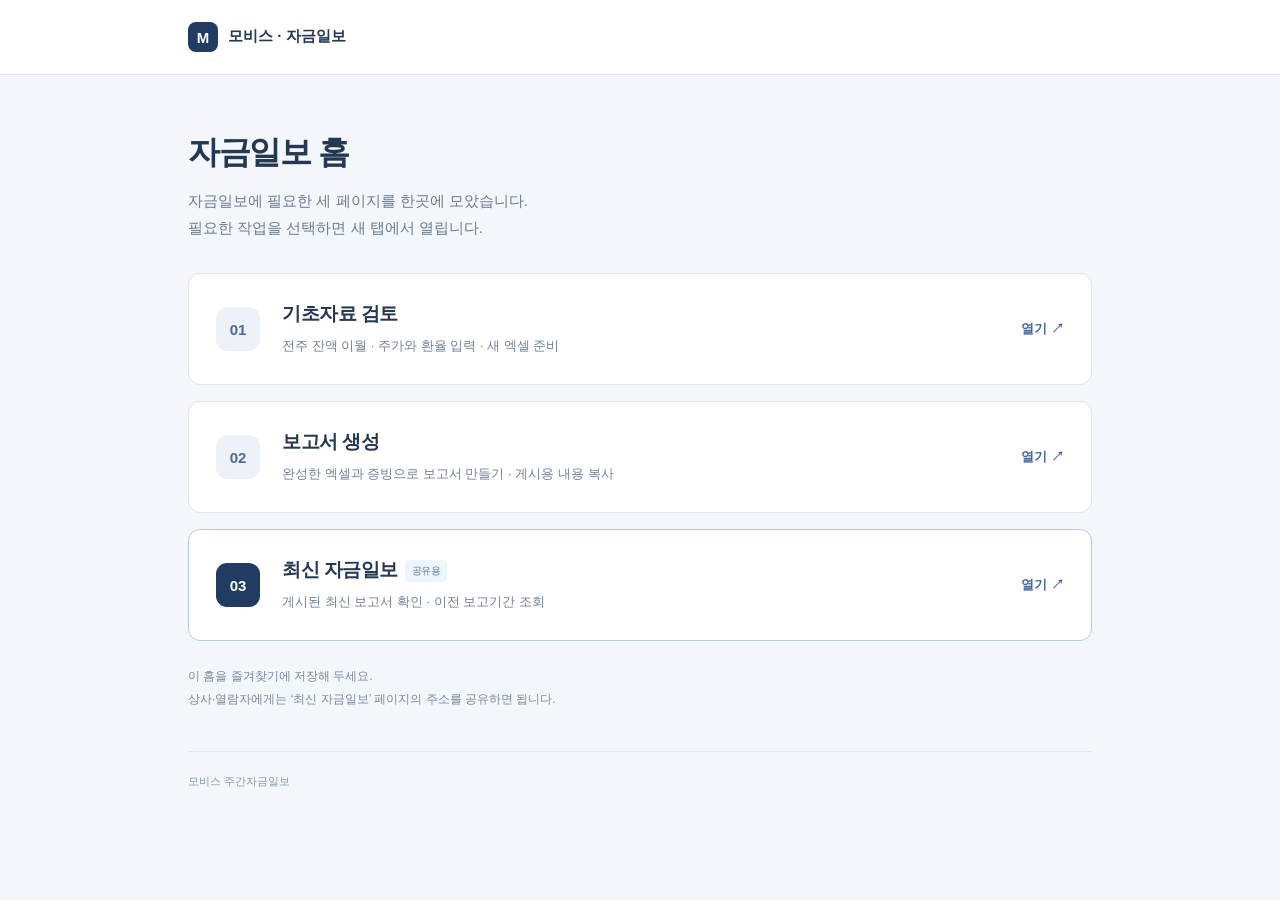
<file: hub/index.html>
<!doctype html>
<html lang="ko">
<head>
<meta charset="utf-8">
<meta name="viewport" content="width=device-width,initial-scale=1">
<meta name="description" content="기초자료 검토, 보고서 생성, 최신 자금일보를 한곳에서 여는 모비스 자금일보 홈">
<title>자금일보 홈 · 모비스</title>
<style>
*{box-sizing:border-box}body{margin:0;background:#f3f6fa;color:#243852;font-family:-apple-system,BlinkMacSystemFont,"Segoe UI","Malgun Gothic",sans-serif}header{background:#fff;border-bottom:1px solid #dfe6ef}header>div{max-width:960px;margin:auto;padding:22px 28px;font-size:15px;font-weight:700}.mark{display:inline-grid;place-items:center;width:30px;height:30px;border-radius:8px;background:#203c62;color:#fff;margin-right:10px;vertical-align:middle}main{max-width:960px;margin:0 auto;padding:56px 28px}h1{font-size:32px;letter-spacing:-1.4px;margin:0 0 12px}.intro{font-size:15px;line-height:1.8;color:#6b7c91;margin:0 0 32px}.links{display:grid;gap:16px}.card{display:flex;align-items:center;gap:22px;padding:27px;background:#fff;border:1px solid #dce4ee;border-radius:12px;color:inherit;text-decoration:none;transition:border-color .15s,box-shadow .15s}.card:hover{border-color:#6689b9;box-shadow:0 5px 18px #2438520d}.number{display:grid;place-items:center;flex-shrink:0;width:44px;height:44px;border-radius:11px;background:#edf2f9;color:#4d6b93;font-size:15px;font-weight:700}.text{flex:1}.text h2{font-size:19px;letter-spacing:-.5px;margin:0 0 8px}.text p{font-size:13px;color:#718197;line-height:1.7;margin:0}.action{white-space:nowrap;font-size:13px;font-weight:600;color:#416a9c}.card.latest{border-color:#b8c9df}.card.latest .number{background:#203c62;color:#fff}.tag{display:inline-block;font-size:10px;vertical-align:middle;font-weight:500;border-radius:4px;background:#eef4fb;color:#5777a2;padding:4px 7px;margin-left:7px}.note{font-size:12px;color:#7a899b;line-height:1.9;margin-top:24px}footer{border-top:1px solid #dfe6ef;padding-top:22px;margin-top:40px;font-size:11px;color:#8b98a8}a:focus-visible{outline:3px solid #3f74bc;outline-offset:4px}@media(max-width:600px){header>div{padding:18px 20px}main{padding:34px 18px}h1{font-size:27px}.card{padding:21px 18px;gap:14px}.number{width:35px;height:35px}.text h2{font-size:17px}.action{font-size:0}.action:after{content:'↗';font-size:20px}.intro{font-size:13px}.text p{font-size:12px}}
</style>
</head>
<body>
<header><div><span class="mark" aria-hidden="true">M</span>모비스 · 자금일보</div></header>
<main>
<h1>자금일보 홈</h1>
<p class="intro">자금일보에 필요한 세 페이지를 한곳에 모았습니다.<br>필요한 작업을 선택하면 새 탭에서 열립니다.</p>
<nav class="links" aria-label="자금일보 작업 바로가기">
<a class="card" href="../" target="_blank" rel="noopener">
<span class="number" aria-hidden="true">01</span><div class="text"><h2>기초자료 검토</h2><p>전주 잔액 이월 · 주가와 환율 입력 · 새 엑셀 준비</p></div><span class="action">열기 ↗</span>
</a>
<a class="card" href="../report-builder/" target="_blank" rel="noopener">
<span class="number" aria-hidden="true">02</span><div class="text"><h2>보고서 생성</h2><p>완성한 엑셀과 증빙으로 보고서 만들기 · 게시용 내용 복사</p></div><span class="action">열기 ↗</span>
</a>
<a class="card latest" href="../reports/latest/" target="_blank" rel="noopener">
<span class="number" aria-hidden="true">03</span><div class="text"><h2>최신 자금일보<span class="tag">공유용</span></h2><p>게시된 최신 보고서 확인 · 이전 보고기간 조회</p></div><span class="action">열기 ↗</span>
</a>
</nav>
<p class="note">이 홈을 즐겨찾기에 저장해 두세요.<br>상사·열람자에게는 ‘최신 자금일보’ 페이지의 주소를 공유하면 됩니다.</p>
<footer>모비스 주간자금일보</footer>
</main>
</body>
</html>
</file>
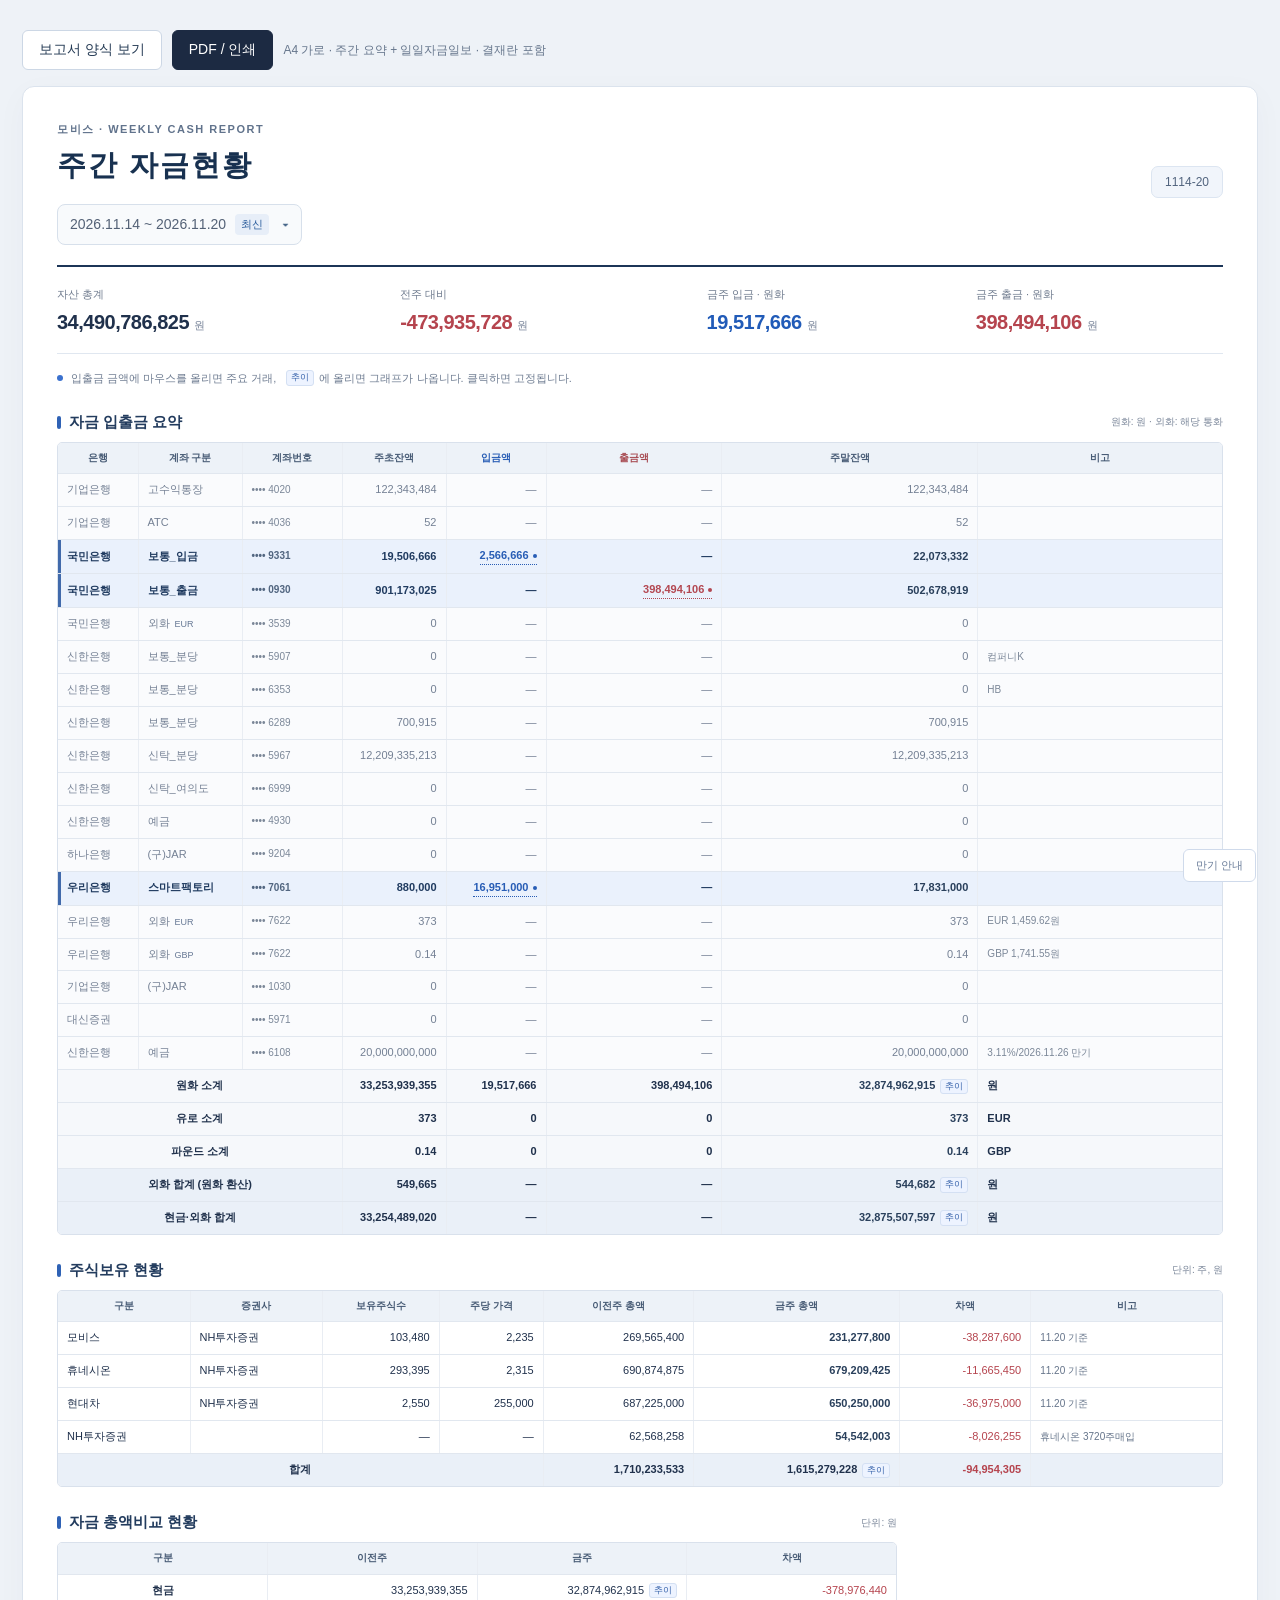
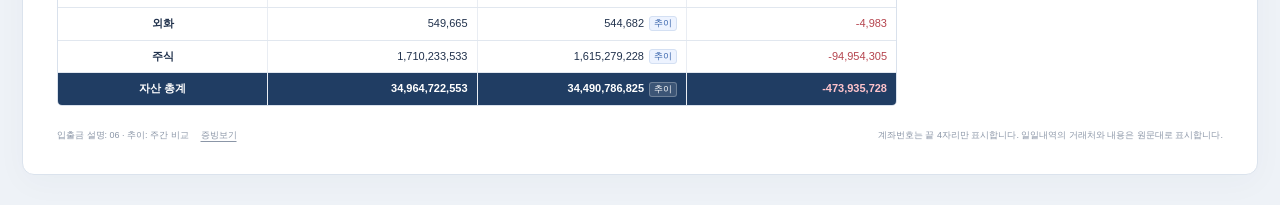
<file: reports/latest/index.html>
<!doctype html><html lang="ko"><head><meta charset="utf-8"><meta http-equiv="Cache-Control" content="no-cache, no-store, must-revalidate"><meta http-equiv="Pragma" content="no-cache"><meta http-equiv="Expires" content="0"><meta name="viewport" content="width=device-width,initial-scale=1"><meta name="robots" content="noindex,nofollow"><meta http-equiv="Content-Security-Policy" content="default-src 'none'; script-src 'unsafe-inline'; style-src 'unsafe-inline'; img-src data:; connect-src 'self' https://raw.githubusercontent.com; base-uri 'none'; form-action 'none'"><title>모비스 주간자금현황 2026-11-20</title><style>*{box-sizing:border-box}body{margin:0;font-family:Arial,"Noto Sans KR","Malgun Gothic",sans-serif;color:#20314c;background:#eef2f7}button,a,input,select{font:inherit}button{cursor:pointer}.cash-document{max-width:1320px;margin:auto;background:#fff;border:1px solid #dbe3ed;border-radius:12px;padding:32px 34px;box-shadow:0 8px 32px #17315a08}.report-heading{display:flex;justify-content:space-between;align-items:center;border-bottom:2px solid #1c3557;padding-bottom:20px}.report-brand{font-size:11px;letter-spacing:1.5px;font-weight:700;color:#61738c}.report-heading h1{font-size:29px;letter-spacing:2px;margin:9px 0 8px;color:#183150}.report-heading p{font-size:14px;margin:0;color:#63728a}.report-sheet{background:#f1f5fb;border:1px solid #dce5f1;border-radius:7px;padding:8px 13px;font-size:12px;color:#52647e}.metric-grid{display:grid;grid-template-columns:1.3fr 1.15fr 1fr 1fr;border-bottom:1px solid #e0e7f0;margin:20px 0 16px;padding-bottom:19px;gap:22px}.metric>span{display:block;font-size:11px;color:#6f7b8e;margin-bottom:9px}.metric strong{display:block;white-space:nowrap;font-size:20px;font-variant-numeric:tabular-nums;letter-spacing:-.5px}.metric small{font-weight:400;font-size:11px;margin-left:5px;color:#758197}.positive{color:#215bb8!important}.negative{color:#b5444e!important}.interaction-guide{font-size:11px;color:#6e7c91;display:flex;align-items:center;gap:5px;flex-wrap:wrap;margin:15px 0 27px}.guide-dot{width:6px;height:6px;background:#3b71ce;border-radius:50%;margin-right:3px}.mini-tag{display:inline-block;border:1px solid #d4e0f3;background:#edf3ff;font-size:9px;font-weight:500;line-height:1.5;padding:0 4px;border-radius:3px;color:#315ea8;margin-left:5px;vertical-align:middle}.report-section{margin-top:26px}.section-title{display:flex;justify-content:space-between;align-items:center;margin-bottom:10px}.section-title h2{font-size:15px;margin:0;color:#233c5e;display:flex;align-items:center;gap:8px}.section-title h2:before{content:"";width:4px;height:13px;background:#2f62b5;border-radius:2px}.section-title>span{font-size:10px;color:#7b879a}.table-scroll{overflow:auto;border:1px solid #d9e1ec;border-radius:5px}table{border-collapse:collapse;width:100%;font-size:11px;line-height:1.45;white-space:nowrap;min-width:950px}th,td{padding:8px 9px;border-bottom:1px solid #e1e7ef;border-right:1px solid #e9edf3;text-align:left}th:last-child,td:last-child{border-right:0}thead th{background:#edf2f8;color:#475b75;text-align:center;font-size:10px;font-weight:600}tbody tr:last-child>*{border-bottom:0}tbody tr:hover:not(.grand-total){background:#f8faff}.numeric{text-align:right;font-variant-numeric:tabular-nums}.balance{font-weight:600;color:#2a405c}.account-table td:nth-child(1){width:80px}.account-table td:nth-child(2){width:104px}.account-table td:nth-child(3){width:100px}.account-mask{color:#818b9a;font-size:10px}.notes{font-size:10px;max-width:165px;white-space:normal;color:#65748a}.currency{font-size:9px;color:#677995;margin-left:5px}.income-header{color:#285db5}.outcome-header{color:#a84d54}.amount-button,.chart-button{background:none;border:0;padding:0;white-space:nowrap;font-variant-numeric:tabular-nums;color:inherit}.amount-button{border-bottom:1px dotted currentColor;position:relative;font-weight:600}.amount-button.income{color:#285db5}.amount-button.outcome{color:#b34751}.amount-button:hover,.chart-button:hover{filter:brightness(.8)}.amount-button:focus-visible,.chart-button:focus-visible{outline:2px solid #3a70cb;outline-offset:4px}.detail-dot{display:inline-block;width:4px;height:4px;vertical-align:middle;margin-left:4px;background:currentColor;border-radius:50%}.subtotal{background:#f6f8fb;font-weight:600}.total-row{background:#eaf0f8;font-weight:700}.subtotal th,.total-row th{text-align:center}.summary-table{min-width:640px}.summary-table th{width:23%;text-align:center}.grand-total{background:#203d63;color:white;font-weight:700}.grand-total .mini-tag{background:#ffffff20;border-color:#ffffff40;color:white}.grand-total .negative{color:#ffc4cb!important}.grand-total .positive{color:#b5d2ff!important}.summary-section{max-width:840px}.report-footer{display:flex;justify-content:space-between;gap:15px;margin-top:23px;font-size:9px;color:#8b96a7;flex-wrap:wrap}.source-notes{font-size:10px;color:#7b8491;border-top:1px solid #e7ecf3;margin-top:16px;padding-top:11px}.source-notes summary{cursor:pointer}.source-notes ul{padding-left:18px;line-height:1.9}.report-popover{position:fixed;z-index:50;background:#fff;border:1px solid #cdd9ec;border-radius:10px;box-shadow:0 12px 50px #0a294b30;padding:17px 19px 12px;overflow:auto;color:#233b59}.report-popover[hidden]{display:none}.popover-bar{display:flex;justify-content:space-between;align-items:center}.popover-kind{font-size:10px;letter-spacing:.4px;color:#5c78a5;font-weight:700}.popover-close{border:0;background:#f0f3f8;border-radius:50%;width:23px;height:23px;font-size:18px;line-height:20px;color:#8190a8}.popover-content h3{margin:8px 0 12px;font-size:17px}.trade-message{font-size:13px;line-height:1.7;margin:0 0 12px;color:#294363}.trade-items{list-style:none;padding:0;margin:0;border-top:1px solid #e3eaf3}.trade-items li{display:flex;gap:15px;justify-content:space-between;padding:11px 0;border-bottom:1px solid #e9eef5}.trade-items strong{display:block;font-size:11px;line-height:1.6}.trade-items small{font-size:9px;font-weight:400;color:#8794a6;display:block;margin-top:4px}.trade-items li>span{font-size:12px;white-space:nowrap;font-weight:600;text-align:right;padding-top:3px}.detail-scope,.popover-hint{font-size:9px;color:#8b96a6;line-height:1.6;margin:12px 0 0}.popover-hint{padding-top:8px;border-top:1px solid #edf0f4}.chart-summary{display:flex;justify-content:space-between;align-items:flex-end;gap:12px;margin-bottom:12px}.chart-summary strong{font-size:17px;letter-spacing:-.3px}.chart-summary small{font-size:10px;font-weight:400;margin-left:4px}.chart-summary span{font-size:9px}.trend-chart{width:100%;height:auto;display:block}.trend-chart text{font-family:Arial,"Malgun Gothic",sans-serif;font-size:9px;fill:#8390a4}.chart-period{font-size:9px;color:#8692a3;margin:8px 0}.chart-values{font-size:10px;color:#5c6f8b}.chart-values summary{cursor:pointer}.chart-values div{max-height:160px;overflow:auto}.chart-values p{display:flex;justify-content:space-between;margin:0;padding:7px;border-bottom:1px solid #e8edf5}.empty-chart{font-size:12px;color:#6b788c}@media(max-width:1100px){.cash-document{padding:25px 22px}.metric-grid{gap:14px}.metric strong{font-size:16px}table{font-size:10px}}@media(max-width:650px){.cash-document{padding:20px 15px;border-radius:7px}.report-heading h1{font-size:24px}.report-heading p{font-size:12px}.metric-grid{grid-template-columns:1fr 1fr;gap:19px 10px}.metric strong{font-size:17px}.section-title>span{font-size:9px}.report-sheet{font-size:10px}.interaction-guide{font-size:10px;line-height:1.8}.section-title h2{font-size:14px}}@media print{body{background:white}.cash-document{box-shadow:none;border:0;padding:0}.metric-grid{display:none}.interaction-guide,.report-popover,.source-notes,.mini-tag{display:none!important}.table-scroll{overflow:visible}table{min-width:0;font-size:8px}td,th{padding:5px 4px}.report-section{break-inside:avoid}.report-heading h1{font-size:22px}.report-footer{font-size:8px}}


/* Keep every account readable; emphasize accounts with movements. */
.account-table .account-active{background:#eaf1fc;color:#203b60;font-weight:600}
.account-table .account-active td:first-child{box-shadow:inset 3px 0 #416aab}
.account-table .account-inactive{background:#fafbfd;color:#748094}
.account-table .account-inactive .balance{color:#748094;font-weight:400}
.account-table .account-active .notes,.account-table .account-active .account-mask{color:#526680}
.account-table .account-inactive .notes,.account-table .account-inactive .account-mask{color:#7b8798}
.account-table tr.account-active:hover{background:#e0ebfa}
.chart-range{display:flex;align-items:center;gap:10px;font-size:12px;margin-bottom:12px;color:#526680}
.chart-range select{border:1px solid #ccd7e5;border-radius:4px;background:white;padding:5px 8px;color:#233953}

.treasury-toolbar{display:flex;align-items:center;gap:10px;max-width:1320px;margin:0 auto 16px;flex-wrap:wrap}.treasury-toolbar button{background:#fff;border:1px solid #ccd7e5;border-radius:6px;color:#233953;padding:10px 16px;font-size:14px;cursor:pointer}.treasury-toolbar .paper-print-button{background:#1c2a42;color:white;border-color:#1c2a42}.treasury-toolbar>span{font-size:12px;color:#66768c}.treasury-print-root{padding:20px 0;overflow:auto}.treasury-print-root[hidden]{display:none}.treasury-page{box-sizing:border-box;width:277mm;height:190mm;margin:0 auto 24px;position:relative;background:white;color:#1d2b43;padding:0;font-family:Arial,"Noto Sans KR","Malgun Gothic",sans-serif;font-size:10px;line-height:1.35;box-shadow:0 8px 25px #17315a15}.treasury-page *{box-sizing:border-box}.p-header{height:24mm;display:flex;align-items:flex-start;justify-content:space-between;border-bottom:2px solid #1d2b43;margin:0 0 11px;padding-top:3px}.p-eyebrow{font-size:9px;letter-spacing:1.5px;color:#68788f;font-weight:700;margin:0 0 4px}.p-header h1{font-size:23px;margin:0 0 5px;letter-spacing:-.7px}.p-header h1 span{font-size:15px;font-weight:600;letter-spacing:0;color:#65758e}.p-period{font-size:11px;margin:0;color:#3c4e68;font-weight:600}.treasury-page .p-approval{width:59mm;min-width:0;border-collapse:collapse;font-size:10px;text-align:center;table-layout:fixed;line-height:1.3}.treasury-page .p-approval th,.treasury-page .p-approval td{border:1px solid #9cacbf;padding:3px;text-align:center}.p-approval th{background:#eef2f8}.p-approval th:first-child{width:6mm;background:#1d2b43;color:white}.p-approval td{height:12mm}.p-metrics{display:flex;gap:9px;margin-bottom:13px}.p-metric{border:1px solid #d5ddea;border-radius:6px;flex:1;padding:10px 11px;min-width:0}.p-metric:first-child{flex:1.25}.p-metric>span{display:block;font-size:9px;color:#64758b;font-weight:600}.p-metric>strong{display:block;font-size:19px;letter-spacing:-.5px;margin:4px 0}.p-metric>div{font-size:9px;font-weight:700;margin-bottom:6px}.p-main-metric{background:#1d2b43;border-color:#1d2b43;color:white}.p-main-metric>span{color:#c0cfdf}.p-main-metric .p-negative{color:#ffadad}.p-main-metric .p-positive{color:#9ce1c7}.p-overview{display:flex;gap:18px}.p-overview>div:first-child{width:46%}.p-overview>div:last-child{width:54%}.treasury-page h2{font-size:11px;border-left:4px solid #28598f;padding-left:7px;margin:12px 0 7px;line-height:1.2}.treasury-page h2 small{font-weight:400;font-size:8px;margin-left:7px;color:#718097}.treasury-page .p-table{min-width:0;width:100%;border-collapse:collapse;font-size:9px;line-height:1.3;table-layout:auto;white-space:normal}.treasury-page .p-table th,.treasury-page .p-table td{padding:5px 6px;border:0;border-bottom:1px solid #dce4ed;text-align:right;font-variant-numeric:tabular-nums}.treasury-page .p-table th:first-child{text-align:left}.treasury-page .p-table thead th{background:#1d2b43;color:white;text-align:center;font-size:8.5px;font-weight:600}.treasury-page .p-table td{white-space:nowrap}.treasury-page .p-summary{font-size:8.5px}.treasury-page .p-summary th,.treasury-page .p-summary td{padding:5px 5px}.treasury-page .p-subtotal{background:#eaf0f7;font-weight:700}.treasury-page .p-grand{background:#1d2b43;color:white;font-weight:700}.p-grand .p-negative{color:#ffadad}.p-grand .p-positive{color:#9ce1c7}.p-negative{color:#bb303b}.p-positive{color:#12856c}.p-bold{font-weight:700}.p-highlights{font-size:10px;line-height:1.85;margin:0;padding-left:13px}.p-chart{display:block;width:100%;height:auto;overflow:visible}.p-chart text{font-family:Arial,"Noto Sans KR","Malgun Gothic",sans-serif;font-size:10px;fill:#7c8b9f}.p-note{font-size:8px;color:#7e8da3;line-height:1.5;margin:5px 0}.treasury-page .p-accounts{font-size:8.5px}.treasury-page .p-accounts th,.treasury-page .p-accounts td{padding:3.4px 6px}.treasury-page .p-accounts td:nth-child(1),.treasury-page .p-accounts td:nth-child(2),.treasury-page .p-accounts td:nth-child(3),.treasury-page .p-accounts td:last-child{text-align:left}.p-account{color:#6c7c93;font-size:8px;max-width:43mm;white-space:normal!important}.p-group{background:#f1f5fa;color:#28598f;font-weight:700}.treasury-page .p-group th{text-align:left;padding:4px 6px}.p-stocks th,.p-stocks td{font-size:9px}.p-stock-charts{display:flex;gap:12px;margin-bottom:11px}.p-stock-chart{flex:1;min-width:0;border:1px solid #dce4ed;border-radius:5px;padding:9px}.p-stock-chart>div{display:flex;justify-content:space-between;gap:10px;font-size:10px}.p-stock-chart>div>span{color:#b9383f;font-size:9px}.p-legend-blue{color:#28598f}.p-legend-teal{color:#379d91}.p-legend-orange{color:#cc852c}.p-footer{position:absolute;bottom:0;left:0;right:0;border-top:1px solid #dce4ed;padding:7px 0 0;display:flex;justify-content:space-between;font-size:8px;color:#8090a6}.p-empty{font-size:10px;color:#8191a6}.treasury-print-root .treasury-page{padding:5mm 6mm;margin-bottom:22px;height:200mm;width:289mm}.treasury-print-root .p-footer{left:6mm;right:6mm;bottom:5mm}@page{size:A4 landscape;margin:10mm}@media print{body.treasury-printing>*{display:none!important}body.treasury-printing>.treasury-print-root{display:block!important;overflow:visible;padding:0}body.treasury-printing{padding:0!important;margin:0!important;background:white!important}.treasury-print-root .treasury-page{width:277mm;height:189mm;margin:0;padding:0;box-shadow:none;break-after:page;page-break-after:always;print-color-adjust:exact;-webkit-print-color-adjust:exact}.treasury-print-root .treasury-page:last-child{break-after:auto;page-break-after:auto}.treasury-print-root .p-footer{left:0;right:0;bottom:0}.treasury-page .p-chart{max-width:100%}.treasury-page h1,.treasury-page h2{break-after:avoid}.treasury-page .p-table{break-inside:avoid}}

/* Readable type sizes for landscape reports. */
.treasury-page .p-summary{font-size:10px}.treasury-page .p-table thead th{font-size:9.5px}.treasury-page .p-accounts{font-size:9.5px}.p-account{font-size:9px}.p-stocks th,.p-stocks td{font-size:10px}.p-note,.p-footer{font-size:9px}.treasury-page h2{font-size:12px}.treasury-page h2 small{font-size:9px}
/* Daily ledger keeps every source entry and flows onto further printed pages. */
.treasury-print-root .treasury-daily-page{height:auto;min-height:200mm;padding-bottom:7mm}.treasury-daily-page .p-footer{position:static;margin-top:18px;padding-top:8px}.p-daily-units{font-size:10px;color:#64758b;margin:0 0 10px}.p-daily-day{margin:0 0 18px}.p-daily-table{table-layout:fixed!important}.p-daily-table .p-col-direction{width:34px}.p-daily-table .p-col-party{width:92px}.p-daily-table .p-col-description{width:166px}.p-daily-table th,.p-daily-table td{font-size:9px!important;line-height:1.5!important;padding:5px 3px!important;border-bottom:1px solid #dce4ed!important}.p-daily-table th small{display:block;font-size:8px;font-weight:400}.p-daily-table .p-daily-date th{background:#eaf0f7!important;color:#233953!important;text-align:left!important;font-size:12px!important;padding:8px 6px!important;border-left:4px solid #28598f!important}.p-daily-table .p-daily-party,.p-daily-table .p-daily-description{white-space:pre-wrap!important;overflow-wrap:anywhere;text-align:left!important}.p-daily-table .p-daily-direction{text-align:center!important;white-space:nowrap}.p-daily-in{color:#12856c}.p-daily-out{color:#bb303b}.p-daily-table .p-daily-amount{white-space:nowrap!important;font-variant-numeric:tabular-nums;letter-spacing:-.25px}.p-daily-total{font-weight:700}.p-daily-empty-row td{text-align:left!important;color:#7c8b9f}.p-daily-closing{background:#eaf0f7;font-weight:700}.p-daily-balance{background:#f7f9fc}.p-daily-empty{font-size:12px;color:#6c7c93;padding:14px 0}.daily-ledger .p-daily-table{min-width:1040px;width:100%;border-collapse:collapse}.daily-ledger .p-daily-table thead th{background:#1d2b43;color:#fff;text-align:center}.daily-ledger .p-daily-table tbody th{text-align:left;font-weight:600}.daily-ledger .p-daily-table .p-daily-amount{text-align:right}.daily-ledger .p-subtotal{background:#eaf0f7;font-weight:700}.daily-ledger .p-negative{color:#bb303b}.daily-ledger .p-positive{color:#12856c}
@media print{.treasury-print-root .treasury-daily-page{height:auto;min-height:189mm;padding:0;break-after:auto;page-break-after:auto}.treasury-daily-page .p-header{break-inside:avoid}.treasury-daily-page .p-daily-table,.treasury-daily-page .p-daily-day{break-inside:auto;page-break-inside:auto}.p-daily-table thead{display:table-header-group}.p-daily-table tr{break-inside:avoid;page-break-inside:avoid}.treasury-daily-page .p-footer{position:static;break-inside:avoid}.treasury-daily-page .p-daily-table{min-width:0}}


.treasury-toolbar label{font-size:13px;color:#526680;display:flex;align-items:center;gap:8px}
.treasury-toolbar select{border:1px solid #ccd7e5;border-radius:4px;background:white;color:#233953;padding:8px}
.treasury-page .p-account-active{background:#eaf1fc;color:#203b60;font-weight:600}
.treasury-page .p-account-inactive{background:#fafbfd;color:#748094}
.treasury-page .p-account-inactive .p-bold{font-weight:400}


.report-history{position:relative;display:inline-block;margin-top:10px;color:#536176;font-size:14px;line-height:1.4;max-width:100%}
.report-history summary{display:flex;align-items:center;gap:9px;list-style:none;cursor:pointer;border:1px solid #d7e0eb;border-radius:8px;padding:9px 12px;background:#f8fafc;user-select:none}
.report-history summary::-webkit-details-marker{display:none}
.report-history summary:hover{border-color:#7293bd;background:#eef4fa}
.report-history summary:focus-visible,.report-history-option:focus-visible{outline:3px solid #7da6db;outline-offset:2px}
.report-history-badge{font-size:11px;color:#245899;background:#e7eef8;border-radius:4px;padding:3px 6px;white-space:nowrap}
.report-history-arrow{margin-left:4px;color:#476689;transition:transform .15s}
.report-history[open] .report-history-arrow{transform:rotate(180deg)}
.report-history-list{position:absolute;z-index:30;top:calc(100% + 6px);left:0;min-width:100%;width:max-content;max-width:min(400px,calc(100vw - 48px));max-height:320px;overflow-y:auto;border:1px solid #d7e0eb;border-radius:10px;background:white;box-shadow:0 8px 28px #1c355921;padding:5px}
.report-history-option{display:flex;align-items:center;justify-content:space-between;gap:16px;width:100%;border:0;border-radius:6px;background:white;color:#31415b;padding:12px 10px;text-align:left;cursor:pointer;font:inherit}
.report-history-option small{font-size:11px;color:#79869a;white-space:nowrap}
.report-history-option:hover{background:#f0f5fb}
.report-history-option[aria-current=true]{color:#245899;font-weight:700;background:#eaf1fb}
.report-history-status{margin:4px 0 0;padding:8px 10px;border-top:1px solid #e8edf3;font-size:12px;color:#607087;max-width:300px;white-space:normal}
.report-history-status:empty{display:none}
.report-history:not([open])>.report-history-list,.report-history:not([open])>.report-history-status{margin:4px 0 0;padding:8px 10px;border-top:1px solid #e8edf3;font-size:12px;color:#607087;max-width:300px;white-space:normal}
@media(max-width:650px){.report-history{font-size:12px}.report-history summary{gap:6px;padding:8px}.report-history-list{max-width:calc(100vw - 44px)}.report-history-option{gap:8px;padding:11px 8px}}
@media print{.report-history summary{border:0;padding:0;background:none}.report-history-arrow,.report-history-badge,.report-history-list,.report-history-status{margin:4px 0 0;padding:8px 10px;border-top:1px solid #e8edf3;font-size:12px;color:#607087;max-width:300px;white-space:normal}}

.report-footer .evidence-link{font:inherit;color:inherit;margin-left:12px;text-underline-offset:3px}.report-footer .evidence-link:hover{color:#244a80}
.evidence-page{max-width:1500px;margin:auto;padding:30px 32px;border:1px solid #dbe3ed;border-radius:12px;background:#fff;color:#20314c;box-shadow:0 8px 32px #17315a08}.evidence-page-heading{display:flex;justify-content:space-between;align-items:center;gap:20px;border-bottom:2px solid #1c3557;padding-bottom:22px}.evidence-page-heading p{margin:0;color:#61738c;font-size:10px;font-weight:700;letter-spacing:1.5px}.evidence-page-heading h1{font-size:27px;margin:9px 0}.evidence-page-heading span{font-size:13px;color:#63728a}.evidence-back{font-size:12px;color:#355a86;text-underline-offset:3px}.evidence-intro{font-size:12px;color:#61738c;line-height:1.8;margin:22px 0}.evidence-card{border:1px solid #dce4ef;border-radius:8px;margin:22px 0;overflow:hidden;break-inside:avoid}.evidence-card-heading{padding:15px 18px;background:#f4f7fb;display:flex;align-items:center;justify-content:space-between;gap:14px;border-bottom:1px solid #dce4ef}.evidence-card-heading h2{font-size:15px;margin:0}.ev-state{display:inline-block;border:1px solid transparent;border-radius:4px;padding:4px 7px;font-size:11px;font-weight:600;white-space:nowrap}.ev-match{background:#edf8f2;border-color:#bfe1cf;color:#256647}.ev-mismatch{background:#fff0f0;border-color:#efc0c4;color:#b02e3f}.ev-review,.ev-unknown{color:#885e1f}.ev-state.ev-review,.ev-state.ev-unknown{background:#fff8e9;border-color:#ecd4a7}.evidence-comparison{display:grid;grid-template-columns:minmax(0,1.2fr) minmax(0,1fr)}.evidence-original{padding:18px;border-right:1px solid #dce4ef;background:#fcfdff}.evidence-original>p{font-size:11px;color:#61738c;margin:0 0 15px;overflow-wrap:anywhere}.evidence-original img{width:100%;height:auto;display:block;border:1px solid #e1e7ef}.evidence-original>small{display:block;margin-top:10px;font-size:10px;color:#7e899a}.evidence-checks{padding:18px;min-width:0}.evidence-date{font-size:11px;line-height:1.8;margin:0 0 16px;color:#6a778b}.ev-date-mismatch{color:#b02e3f}.ev-date-unknown{color:#885e1f}.evidence-table-scroll{overflow:auto}.evidence-table{min-width:420px;width:100%;font-size:11px;white-space:normal}.evidence-table th,.evidence-table td{padding:11px 8px}.evidence-table tbody th{font-weight:500;width:32%}.evidence-table td{text-align:right;font-variant-numeric:tabular-nums;white-space:nowrap}.evidence-table small{display:block;font-size:9px;color:#7d8797;font-weight:400;margin-top:4px;white-space:normal}.evidence-check-summary{font-size:11px;color:#516881;margin:16px 0}.evidence-note{font-size:11px;color:#78869a;line-height:1.8}.evidence-empty{padding:45px 20px;text-align:center;color:#718097;font-size:13px;line-height:1.9}.evidence-upload-heading h2{font-size:17px;color:#233c5e;margin:0}.evidence-upload-heading small{font-size:11px;font-weight:400;color:#7d8b9d;margin-left:8px}.evidence-upload-heading p{font-size:12px;color:#61738c;line-height:1.8}.evidence-upload-slot{border:1px solid #dce4ef;border-radius:7px;padding:18px;margin-top:16px;background:#fcfdff}.evidence-upload-label{display:flex;justify-content:space-between;align-items:center;margin-bottom:15px}.evidence-upload-label strong{font-size:13px}.evidence-upload-slot input[type=file]{font-size:12px;max-width:100%}.evidence-upload-slot button{background:white;border:1px solid #cdd8e6;border-radius:4px;padding:5px 9px;color:#526881;font-size:11px}.ev-upload-status{font-size:11px;color:#647892;line-height:1.8}.ev-review-grid{display:grid;grid-template-columns:minmax(0,1fr) minmax(150px,1fr);align-items:center;gap:22px;margin:15px 0}.ev-thumbnail{width:100%;max-height:140px;object-fit:contain;border:1px solid #dce4ef;background:white}.ev-review-grid label{font-size:12px;display:grid;gap:8px}.ev-review-grid input{padding:7px 9px;border:1px solid #ccd7e5;border-radius:4px;color:#20314c;max-width:190px}.ev-input-table{width:100%;min-width:480px;font-size:11px;background:#fff}.ev-input-table input.ev-value{width:100%;max-width:220px;padding:7px;border:1px solid #ccd7e5;border-radius:4px;text-align:right;font-variant-numeric:tabular-nums}.ev-input-table input.ev-key{width:90px;padding:7px;border:1px solid #ccd7e5;border-radius:4px}.ev-input-table small{display:block;font-size:9px;color:#8a754f;margin-top:5px}.ev-input-table input[type=checkbox]{width:17px;height:17px}.ev-add{margin-top:12px}.ev-image-open{display:block;border:0;background:transparent;padding:0;cursor:zoom-in;width:100%}.ev-image-dialog{width:95vw;max-width:1800px;max-height:95vh;border:1px solid #ccd7e5;border-radius:8px;padding:15px;background:white}.ev-image-dialog::backdrop{background:#13283e99}.ev-image-dialog img{display:block;width:100%;height:auto}.ev-image-dialog button{display:block;margin:0 0 12px auto;padding:6px 15px;border:1px solid #ccd7e5;background:#f5f8fc;border-radius:4px;color:#355371}.evidence-page[hidden],.treasury-toolbar[hidden],.cash-document[hidden]{display:none!important}
@media(max-width:1000px){.evidence-comparison{grid-template-columns:1fr}.evidence-original{border-right:0;border-bottom:1px solid #dce4ef}.evidence-page{padding:22px 18px}.evidence-page-heading h1{font-size:23px}}@media(max-width:600px){.evidence-page-heading{align-items:flex-start}.evidence-back{font-size:11px;white-space:nowrap}.ev-review-grid{grid-template-columns:1fr}.evidence-upload-slot{padding:12px}.evidence-table th,.evidence-table td{padding:9px 6px}.evidence-checks,.evidence-original{padding:12px}}
@media print{.evidence-view,.evidence-page,.ev-image-dialog{display:none!important}}

.evidence-upload-slot .ev-paste-target{display:flex;flex-direction:column;align-items:center;justify-content:center;gap:9px;width:100%;min-height:86px;padding:18px;margin:0 0 14px;border:1px dashed #9bb1cf;border-radius:6px;background:#f3f7fd;color:#355780}.ev-paste-target strong{font-size:13px}.ev-paste-target span{font-size:11px;color:#73859b}.evidence-upload-slot .ev-paste-target:hover,.evidence-upload-slot .ev-paste-target:focus-visible{background:#eaf2ff;border-color:#3564a5;outline:2px solid #cbdcf6;outline-offset:2px}.evidence-upload-slot:focus-within{border-color:#9bb1cf}

body{padding:30px 22px}@media(max-width:650px){body{padding:12px 8px}}@media print{body{padding:0}}</style></head><body><main id="report"></main><script>
(()=>{
const evidenceStockFields = [
  {key:'005380',label:'현대차 보유 주식수',unit:'주'},
  {key:'250060',label:'모비스 보유 주식수',unit:'주'},
  {key:'290270',label:'휴네시온 보유 주식수',unit:'주'},
  {key:'deposit',label:'NH투자증권 예수금',unit:'원'}
];
function evidenceNumber(value){
  if(typeof value==='number')return Number.isFinite(value)?value:null;
  const s=String(value??'').trim().replace(/[원주\s]/g,'');
  if(!s||!/^[-+]?(?:\d+|\d{1,3}(?:,\d{3})+)(?:\.\d+)?$/.test(s))return null;
  const n=Number(s.replaceAll(',',''));return Number.isFinite(n)?n:null;
}
function evidenceLines(words){
  const sorted=words.filter(w=>w.text?.trim()&&w.bbox).sort((a,b)=>a.bbox.y0-b.bbox.y0||a.bbox.x0-b.bbox.x0);
  const groups=[];
  for(const word of sorted){
    const cy=(word.bbox.y0+word.bbox.y1)/2,h=word.bbox.y1-word.bbox.y0;
    let line=groups.find(g=>Math.abs(g.cy-cy)<Math.max(6,Math.min(g.h,h)*.6));
    if(!line){line={cy,h,words:[]};groups.push(line);}
    line.words.push(word);
  }
  return groups.sort((a,b)=>a.cy-b.cy).map(g=>g.words.sort((a,b)=>a.bbox.x0-b.bbox.x0));
}
function nhDepositRegion(pixels,width,height){
  const gray=(x,y)=>{const i=(y*width+x)*4,r=pixels[i],g=pixels[i+1],b=pixels[i+2];return r>130&&r<235&&Math.max(r,g,b)-Math.min(r,g,b)<30;};
  const rows=[];
  for(let y=0;y<height*.4;y++){
    let count=0;for(let x=Math.round(width*.02);x<width*.34;x++)if(gray(x,y))count++;
    if(count>width*.25&&(rows.length===0||y-rows.at(-1)>2))rows.push(y);
  }
  for(let i=0;i+3<rows.length;i++){
    const gap=rows[i+1]-rows[i];
    if(gap<16||gap>height*.16||Math.abs(rows[i+2]-rows[i+1]-gap)>2||Math.abs(rows[i+3]-rows[i+2]-gap)>2)continue;
    const top=rows[i+2],bottom=rows[i+3];
    // The summary value occupies the second of six columns; leave out 원.
    const left=Math.round(width*.155),right=Math.round(width*.35-(bottom-top)*.6);
    if(right<=left)return null;
    return {left,top:top+2,width:right-left,height:bottom-top-4};
  }
  return null;
}
function parseEvidenceOCR(kind,data,width,height){
  const words=data.words||data.blocks?.flatMap(b=>b.paragraphs?.flatMap(p=>p.lines?.flatMap(l=>l.words||[])||[])||[])||[];
  const lines=evidenceLines(words),fields=[];
  const text=data.text||lines.map(line=>line.map(w=>w.text).join(' ')).join('\n');
  const dates=[...text.matchAll(/(20\d{2})\s*[-./]\s*(\d{1,2})\s*[-./]\s*(\d{1,2})/g)]
    .map(m=>`${m[1]}-${m[2].padStart(2,'0')}-${m[3].padStart(2,'0')}`).sort();
  if(kind==='bank'){
    // Inspect all numeric columns to the right of the account number. ERP
    // screenshots may contain only the bank group, or bank + ledger groups.
    const records=lines.map(line=>{
      const account=line.find(w=>/^\d{10,16}$/.test(w.text.replace(/\s/g,'')));
      const amounts=account?line.filter(w=>w.bbox.x0>account.bbox.x1)
        .map(w=>({...w,value:evidenceNumber(w.text)})).filter(w=>w.value!==null):[];
      return{line,account,amounts};
    });
    // Complete rows establish the closing column by its right-aligned edge.
    // Then a missing zero in another column cannot shift an income/expense
    // or the adjacent ledger balance into the bank closing balance.
    const tolerance=Math.max(4,width*.012);
    const anchors=records.filter(r=>r.amounts.length===4||r.amounts.length===8).map(r=>r.amounts[3].bbox.x1);
    let closingEdge=null,best=0;
    for(const edge of anchors){const peers=anchors.filter(x=>Math.abs(x-edge)<=tolerance);if(peers.length>best){best=peers.length;closingEdge=peers.reduce((a,b)=>a+b,0)/peers.length;}}
    for(const {line,account,amounts} of records){
      if(!account){
        const code=line.find(w=>/^\d{5}$/.test(w.text)&&w.bbox.x0<width*.10);
        if(code)fields.push({key:'',label:'계좌 식별 확인 필요 (코드 '+code.text+')',value:null,confidence:0,confirmed:false});
        continue;
      }
      const candidates=closingEdge===null?[]:amounts.filter(w=>Math.abs(w.bbox.x1-closingEdge)<=tolerance);
      const balance=candidates.length===1?candidates[0]:null;
      fields.push({key:account.text.replace(/\D/g,'').slice(-4),label:'계좌 •••• '+account.text.replace(/\D/g,'').slice(-4),
        value:balance?.value??null,confidence:Math.min(account.confidence??0,balance?.confidence??0),confirmed:false});
    }
  }else{
    for(const spec of evidenceStockFields){
      if(spec.key==='deposit')continue;
      const line=lines.find(line=>line.some(w=>w.text.replace(/\D/g,'').padStart(6,'0')===spec.key));
      const code=line?.find(w=>w.text.replace(/\D/g,'').padStart(6,'0')===spec.key);
      const qty=code&&line.find(w=>w.bbox.x0>code.bbox.x1&&evidenceNumber(w.text)!==null);
      fields.push({...spec,value:qty?evidenceNumber(qty.text):null,confidence:qty?.confidence??0,confirmed:false});
    }
    // OCR can split Korean labels into several words. Keep the search in the
    // first summary column and never substitute withdrawable cash or D+1/D+2.
    let deposit=null;
    for(const line of lines){
      const left=line.filter(w=>w.bbox.x0<width*.155);
      if(left.map(w=>w.text).join('').replace(/\s/g,'')==='예수금'){
        deposit=line.find(w=>w.bbox.x0>width*.155&&w.bbox.x0<width*.35&&evidenceNumber(w.text)!==null);
        if(deposit)break;
      }
    }
    // A separate numeric-only pass reads the third row of the NH summary grid,
    // excluding the won glyph. It is independent of Korean label recognition.
    const numeric=data.nhDeposit;
    const depositValue=numeric?.value??(deposit?evidenceNumber(deposit.text):null);
    const depositConfidence=numeric?.confidence??deposit?.confidence??0;
    fields.push({...evidenceStockFields[3],value:depositValue,confidence:depositConfidence,confirmed:false});
  }
  return {fields,date:dates.at(-1)||'',dateConfirmed:false};
}
function compareEvidence(report,proof){
  const dateState=proof.dateSource==='report'||!proof.date?'match':proof.date===report.end?'match':'mismatch';
  const fields=proof.kind==='nh'?evidenceStockFields.map(spec=>({...spec,...proof.fields.find(f=>f.key===spec.key)})):proof.fields;
  const results=fields.map(field=>{
    let expected=null,reason='',target='';
    if(proof.kind==='bank'){
      const suffix=String(field.key).replace(/\D/g,'');
      const matches=report.rows.filter(row=>row.currency==='KRW'&&String(row.account).replace(/\D/g,'').endsWith(suffix)&&suffix.length===4);
      if(matches.length===1){expected=matches[0].current;target=matches[0].bank+' '+matches[0].type;}
      else reason=matches.length?'계좌 연결이 중복됩니다.':'보고서에서 해당 원화 계좌를 찾지 못했습니다.';
    }else if(field.key==='deposit'){
      const matches=report.stocks.filter(s=>/NH|엔에이치/i.test(s.broker+' '+s.name)&&s.quantity===null);
      if(matches.length===1){expected=matches[0].current;target='NH투자증권 예수금';}else reason='NH 예수금 항목을 하나로 연결할 수 없습니다.';
    }else{
      const names={'005380':'현대차','250060':'모비스','290270':'휴네시온'};
      const matches=report.stocks.filter(s=>s.name.replace(/\s/g,'')===names[field.key]&&s.quantity!==null);
      if(matches.length===1){expected=matches[0].quantity;target=names[field.key];}else reason='보고서에서 해당 보유 주식수를 찾지 못했습니다.';
    }
    const actual=evidenceNumber(field.value);
    let state=actual===null||expected===null?'unknown':Math.abs(actual-expected)<.005?'match':'mismatch';
    if(actual===null)reason='증빙에서 숫자를 읽지 못했습니다.';
    return{...field,actual,expected,target,state,reason,difference:actual===null||expected===null?null:actual-expected,unit:field.unit||'원'};
  });
  const counts={match:0,mismatch:0,review:0,unknown:0};results.forEach(r=>counts[r.state]++);
  const state=dateState==='mismatch'||counts.mismatch?'mismatch':dateState!=='match'||!results.length||counts.unknown||counts.review?'review':'match';
  return{dateState,results,counts,state};
}

const evEscape=value=>String(value??'').replace(/[&<>"']/g,c=>({'&':'&amp;','<':'&lt;','>':'&gt;','"':'&quot;',"'":'&#39;'}[c]));
const evFormat=value=>value===null||value===undefined?'—':Number(value).toLocaleString('ko-KR',{maximumFractionDigits:2});
const evLabels={match:'일치',mismatch:'불일치',review:'확인 필요',unknown:'미확인'};
function safeEvidenceImage(value){return /^data:image\/(?:png|jpeg|webp);base64,[A-Za-z0-9+/=]+$/.test(value||'')?value:'';}
function evidencePageHTML(report){
  const proofs=report.evidence?.proofs||[];
  const summary=proofs.map(proof=>compareEvidence(report,proof));
  return `<section class="evidence-page"><header class="evidence-page-heading"><div><p>SUPPORTING DOCUMENTS</p><h1>증빙 대조</h1><span>${evEscape(report.start)} ~ ${evEscape(report.end)}</span></div><a href="#report" class="evidence-back">자금일보로 돌아가기</a></header>
    ${!proofs.length?'<div class="evidence-empty">이 보고서에 첨부된 증빙이 없습니다. 보고서 생성 화면에서 증빙을 첨부한 뒤 다시 생성·게시하면 여기에 표시됩니다.</div>':`<p class="evidence-intro">증빙 원본과 보고서의 금주 값을 대조합니다. 은행은 잔액, NH투자증권은 3종목 보유 주식수와 예수금만 확인합니다.</p>`}
    ${proofs.map((proof,i)=>{const check=summary[i],src=safeEvidenceImage(proof.image);return `<article class="evidence-card"><div class="evidence-card-heading"><h2>${proof.kind==='nh'?'NH투자증권':'은행 잔액'} 증빙</h2><span class="ev-state ev-${check.state}">${evLabels[check.state]}</span></div><div class="evidence-comparison"><div class="evidence-original"><p>증빙 원본 · ${evEscape(proof.fileName)}</p>${src?`<button type="button" class="ev-image-open" aria-label="증빙 이미지 확대"><img src="${src}" alt="${proof.kind==='nh'?'NH투자증권 잔고':'은행 잔액'} 증빙 원본"></button><small>이미지를 클릭하면 확대할 수 있습니다.</small>`:'<p>이미지 형식을 확인할 수 없습니다.</p>'}</div><div class="evidence-checks"><p class="evidence-date ev-date-${check.dateState}">대조 기준일: ${evEscape(proof.dateSource==='report'||!proof.date?report.end:proof.date)} · 자금일보 작성일 적용</p><div class="evidence-table-scroll"><table class="evidence-table"><thead><tr><th>대조 항목</th><th>증빙</th><th>보고서</th><th>결과</th></tr></thead><tbody>${check.results.map(row=>`<tr><th>${evEscape(row.target||row.label)}${proof.kind==='bank'?`<small>•••• ${evEscape(row.key)}</small>`:''}</th><td>${evFormat(row.actual)}<small>${evEscape(row.unit)}</small></td><td>${evFormat(row.expected)}<small>${evEscape(row.unit)}</small></td><td><span class="ev-state ev-${row.state}">${evLabels[row.state]}</span>${row.state==='mismatch'?`<small>차이 ${evFormat(row.difference)}${evEscape(row.unit)}</small>`:row.reason?`<small>${evEscape(row.reason)}</small>`:''}</td></tr>`).join('')||'<tr><td colspan="4">대조할 숫자를 읽지 못했습니다. 생성 화면에서 확인해 주세요.</td></tr>'}</tbody></table></div><p class="evidence-check-summary">일치 ${check.counts.match} · 불일치 ${check.counts.mismatch} · 확인 필요 ${check.counts.review+check.counts.unknown}</p>${proof.kind==='bank'?'<p class="evidence-note">증빙에 표시된 계좌만 대조합니다. 누적 입출금액과 주간 입출금액은 기간이 달라 비교하지 않습니다.</p>':'<p class="evidence-note">주가·평가금액·순자산·채권은 대조 대상에 포함하지 않습니다.</p>'}</div></div></article>`;}).join('')}
  </section>`;
}
function installEvidenceView(root,report){
  const page=document.createElement('div');page.id='evidence';page.className='evidence-view';page.hidden=true;page.innerHTML=evidencePageHTML(report);root.append(page);
  const documentView=root.querySelector('.cash-document'),toolbar=root.querySelector('.treasury-toolbar');
  const update=()=>{const show=location.hash==='#evidence';page.hidden=!show;documentView.hidden=show;if(toolbar)toolbar.hidden=show;if(show)page.scrollIntoView({block:'start'});};
  const dialog=document.createElement('dialog');dialog.className='ev-image-dialog';
  dialog.innerHTML='<button type="button">닫기</button><img alt="확대한 증빙 원본">';root.append(dialog);
  dialog.querySelector('button').addEventListener('click',()=>dialog.close());
  page.addEventListener('click',event=>{const button=event.target.closest('.ev-image-open');if(button){dialog.querySelector('img').src=button.querySelector('img').src;dialog.showModal();}});
  window.addEventListener('hashchange',update);update();
  return()=>{window.removeEventListener('hashchange',update);page.remove();dialog.remove();};
}
let evOCRScript=null,evOCRQueue=Promise.resolve();
async function readEvidenceImage(image,onProgress,depositImage){
  onProgress('숫자 읽기 도구를 준비하는 중입니다.');
  evOCRScript??=new Promise((resolve,reject)=>{
    const script=document.createElement('script');script.src='https://cdn.jsdelivr.net/npm/tesseract.js@5.1.1/dist/tesseract.min.js';
    const failed=()=>{evOCRScript=null;script.remove();reject(Error('숫자 읽기 도구를 불러오지 못했습니다. 아래에 직접 입력할 수 있습니다.'));};
    const timeout=setTimeout(failed,25000);
    script.onload=()=>{clearTimeout(timeout);resolve();};script.onerror=()=>{clearTimeout(timeout);failed();};document.head.append(script);
  });
  await evOCRScript;
  const job=evOCRQueue.then(async()=>{
    const loading=Tesseract.createWorker('kor+eng',1,{
      workerPath:'https://cdn.jsdelivr.net/npm/tesseract.js@5.1.1/dist/worker.min.js',
      corePath:'https://cdn.jsdelivr.net/npm/tesseract.js-core@5.1.0',
      langPath:'https://raw.githubusercontent.com/tesseract-ocr/tessdata_fast/main',gzip:false,cachePath:'mobiis-tessdata-fast-v1',
      logger:message=>onProgress(message.status==='recognizing text'?`숫자를 읽는 중 ${Math.round(message.progress*100)}%`:'숫자 읽기 도구를 준비하는 중입니다.')
    });
    let worker,timer;
    try{worker=await Promise.race([loading,new Promise((resolve,reject)=>{timer=setTimeout(()=>reject(Error('숫자 읽기 준비가 지연되고 있습니다. 아래에서 직접 입력할 수 있습니다.')),60000);})]);}
    catch(error){loading.then(lateWorker=>lateWorker.terminate()).catch(()=>{});throw error;}
    finally{clearTimeout(timer);}
    try{
      await worker.setParameters({tessedit_pageseg_mode:'6'});
      const data=(await worker.recognize(image)).data;
      if(depositImage){
        await worker.setParameters({tessedit_pageseg_mode:'7',tessedit_char_whitelist:'0123456789,'});
        const numeric=(await worker.recognize(depositImage)).data;
        const value=evidenceNumber(numeric.text);
        if(value!==null)data.nhDeposit={value,confidence:numeric.confidence};
      }
      return data;
    }finally{await worker.terminate();}
  });
  evOCRQueue=job.catch(()=>{});return job;
}
async function prepareEvidenceFile(file,kind){
  if(!/^image\/(png|jpeg|webp)$/.test(file.type))throw Error('PNG, JPG 또는 WebP 이미지를 첨부해 주세요.');
  if(file.size>12*1024*1024)throw Error('증빙 이미지는 한 장당 12MB 이하로 첨부해 주세요.');
  const bitmap=await createImageBitmap(file);
  if(bitmap.width*bitmap.height>40000000){bitmap.close();throw Error('이미지가 너무 큽니다. 필요한 화면만 캡처해 주세요.');}
  const canvas=document.createElement('canvas'),scale=Math.min(1,2400/bitmap.width,3200/bitmap.height);
  canvas.width=Math.round(bitmap.width*scale);canvas.height=Math.round(bitmap.height*scale);canvas.getContext('2d').drawImage(bitmap,0,0,canvas.width,canvas.height);bitmap.close();
  const image=canvas.toDataURL('image/png');
  if(image.length>5500000)throw Error('보고서 용량이 커집니다. 증빙 화면을 필요한 부분만 잘라 첨부해 주세요.');
  const ocr=document.createElement('canvas'),upscale=Math.min(3,4800/canvas.width);
  ocr.width=Math.round(canvas.width*upscale);ocr.height=Math.round(canvas.height*upscale);ocr.getContext('2d').drawImage(canvas,0,0,ocr.width,ocr.height);
  let depositImage=null;
  if(kind==='nh'){
    const region=nhDepositRegion(canvas.getContext('2d').getImageData(0,0,canvas.width,canvas.height).data,canvas.width,canvas.height);
    if(region){const crop=document.createElement('canvas');crop.width=region.width*6;crop.height=region.height*6;
      crop.getContext('2d').drawImage(canvas,region.left,region.top,region.width,region.height,0,0,crop.width,crop.height);depositImage=crop.toDataURL('image/png');}
  }
  return{image,ocr:ocr.toDataURL('image/png'),depositImage,width:ocr.width,height:ocr.height};
}
function pastedEvidenceImage(clipboardData,kind,now=Date.now()){
  const items=Array.from(clipboardData?.items||[]);
  const item=items.find(item=>item.kind==='file'&&/^image\/(png|jpeg|webp)$/.test(item.type));
  const file=item?.getAsFile()||Array.from(clipboardData?.files||[]).find(file=>/^image\/(png|jpeg|webp)$/.test(file.type));
  if(!file)return null;
  const extension=file.type==='image/jpeg'?'jpg':file.type==='image/webp'?'webp':'png';
  return new File([file],`${kind==='bank'?'은행':'NH'}-증빙-붙여넣기-${now}.${extension}`,{type:file.type,lastModified:now});
}
function mountEvidenceAttachments(host,onChange,getReportDate=()=>''){
  const state={bank:null,nh:null},tokens={bank:0,nh:0},pending=new Set();let locked=false;
  host.innerHTML=`<div class="evidence-upload-heading"><h2>증빙 첨부 <small>선택 사항 · 이미지 2개</small></h2><p>은행 잔액 화면과 NH투자증권 잔고 화면을 함께 첨부하면 증빙 대조 페이지가 생성됩니다.</p></div>${['bank','nh'].map(kind=>`<section class="evidence-upload-slot" data-kind="${kind}"><div class="evidence-upload-label"><strong>${kind==='bank'?'은행 잔액 증빙':'NH투자증권 증빙'}</strong><button type="button" class="ev-remove" hidden>첨부 삭제</button></div><button type="button" class="ev-paste-target" aria-label="${kind==='bank'?'은행 잔액':'NH투자증권'} 증빙 붙여넣기"><strong>캡처 이미지 붙여넣기</strong><span>이곳을 클릭한 뒤 Ctrl+V · Mac은 ⌘V</span></button><input type="file" accept="image/png,image/jpeg,image/webp" aria-label="${kind==='bank'?'은행 잔액':'NH투자증권'} 증빙 이미지"><p class="ev-upload-status" role="status">${kind==='bank'?'계좌별 잔액을 대조합니다.':'현대차·모비스·휴네시온 보유 주식수와 예수금만 대조합니다.'}</p><div class="ev-review"></div></section>`).join('')}<p class="evidence-note">처음 첨부할 때 숫자 인식 도구를 내려받습니다. 이미지는 브라우저에서 처리합니다. 기준일은 자금일보 작성일을 자동 적용합니다. 읽은 값이 다르면 숫자만 수정해 주세요.</p>`;
  function editor(kind){
    const slot=host.querySelector(`[data-kind="${kind}"]`),proof=state[kind],area=slot.querySelector('.ev-review');
    slot.querySelector('.ev-remove').hidden=!proof;
    if(!proof){area.replaceChildren();return;}
    area.innerHTML=`<div class="ev-review-grid"><img class="ev-thumbnail" src="${proof.image}" alt="첨부 증빙 미리보기"><p class="evidence-note">대조 기준일은 자금일보 작성일을 자동 적용합니다.</p></div><div class="evidence-table-scroll"><table class="ev-input-table"><thead><tr><th>${kind==='bank'?'계좌 끝 4자리':'대조 항목'}</th><th>증빙에서 읽은 값</th></tr></thead><tbody>${proof.fields.map((field,i)=>`<tr data-field="${i}"><td>${kind==='bank'?`<input class="ev-key" inputmode="numeric" maxlength="4" aria-label="계좌 끝 4자리" value="${evEscape(field.key)}">`:evEscape(field.label)}</td><td><input class="ev-value" inputmode="decimal" aria-label="${evEscape(field.label||'잔액')} 증빙 값" value="${field.value===null?'':evFormat(field.value)}" placeholder="읽지 못함 · 직접 입력"><small>${field.confirmed?'수정한 값':field.value===null?'숫자 입력 필요':'자동 인식 · 수정 가능'}</small></td></tr>`).join('')}</tbody></table></div>${kind==='bank'?'<button type="button" class="ev-add">계좌 행 추가</button>':''}`;
  }
  for(const kind of ['bank','nh']){
    const slot=host.querySelector(`[data-kind="${kind}"]`),input=slot.querySelector('input[type="file"]'),message=slot.querySelector('.ev-upload-status');
    async function loadEvidence(file){
      if(locked||!file)return;const token=++tokens[kind];onChange();
      const job=(async()=>{
        try{
          message.textContent='이미지를 준비하는 중입니다.';const prepared=await prepareEvidenceFile(file,kind);if(token!==tokens[kind])return;
          const blank=kind==='nh'?evidenceStockFields.map(f=>({...f,value:null,confidence:0,confirmed:false})):[];
          state[kind]={kind,fileName:file.name,image:prepared.image,fields:blank,date:getReportDate(),dateSource:'report'};editor(kind);
          try{const data=await readEvidenceImage(prepared.ocr,text=>{if(token===tokens[kind])message.textContent=text;},prepared.depositImage);if(token!==tokens[kind])return;
            Object.assign(state[kind],parseEvidenceOCR(kind,data,prepared.width,prepared.height),{date:getReportDate(),dateSource:'report'});message.textContent='숫자 읽기가 끝났습니다. 읽은 값은 자동 대조하며, 틀린 숫자는 수정할 수 있습니다.';
          }catch(error){if(token!==tokens[kind])return;message.textContent=error.message||'숫자를 읽지 못했습니다. 아래에 직접 입력해 주세요.';}
          editor(kind);onChange();
        }catch(error){if(token===tokens[kind]){state[kind]=null;editor(kind);message.textContent=error.message;onChange();}}
      })();pending.add(job);try{await job;}finally{pending.delete(job);}
    }
    input.addEventListener('change',()=>loadEvidence(input.files[0]));
    slot.addEventListener('paste',event=>{
      if(locked)return;
      const file=pastedEvidenceImage(event.clipboardData,kind);
      if(!file){if(event.target.closest('.ev-paste-target'))message.textContent='클립보드에 이미지가 없습니다. 화면을 캡처한 뒤 Ctrl+V로 붙여넣어 주세요.';return;}
      event.preventDefault();input.value='';loadEvidence(file);
    });
    slot.querySelector('.ev-remove').addEventListener('click',()=>{if(locked)return;tokens[kind]++;state[kind]=null;input.value='';editor(kind);message.textContent='증빙을 삭제했습니다.';onChange();});
    slot.addEventListener('change',event=>{
      if(locked||!state[kind])return;const proof=state[kind],target=event.target;
      const row=target.closest('[data-field]');if(!row)return;const field=proof.fields[Number(row.dataset.field)];
      if(target.matches('.ev-key'))field.key=target.value.replace(/\D/g,'');
      if(target.matches('.ev-value')){field.value=evidenceNumber(target.value);field.confirmed=field.value!==null;field.confidence=0;}
      row.querySelector('small').textContent=field.confirmed?'수정한 값':field.value===null?'숫자 입력 필요':'자동 인식 · 수정 가능';
      onChange();
    });
    slot.addEventListener('click',event=>{if(!locked&&event.target.matches('.ev-add')&&state[kind]){state[kind].fields.push({key:'',label:'추가 계좌',value:null,confidence:0,confirmed:false});editor(kind);onChange();}});
  }
  return{
    getProofs:()=>structuredClone(Object.values(state).filter(Boolean).map(proof=>({...proof,date:getReportDate(),dateSource:'report'}))),
    isPending:()=>pending.size>0,
    setLocked:value=>{locked=value;host.querySelectorAll('input,button').forEach(el=>el.disabled=value);}
  };
}

// Calendar windows are anchored to the report end, never to a point count.
function historyForPeriod(history,end,years=1){
 const last=new Date(end+'T00:00:00Z');
 if(!Number.isFinite(last.getTime()))return [];
 const cutoff=new Date(last);const month=cutoff.getUTCMonth();
 cutoff.setUTCFullYear(cutoff.getUTCFullYear()-(years===3?3:1));
 if(cutoff.getUTCMonth()!==month)cutoff.setUTCDate(0);
 const start=cutoff.toISOString().slice(0,10);
 return history.filter(p=>/^\d{4}-\d{2}-\d{2}$/.test(p.date)&&p.date>=start&&p.date<=end).sort((a,b)=>a.date.localeCompare(b.date));
}
const pEscape=v=>String(v??'').replace(/[&<>"']/g,c=>({'&':'&amp;','<':'&lt;','>':'&gt;','"':'&quot;',"'":'&#39;'}[c]));
const pNumber=(v,decimals=0)=>Number.isFinite(v)?v.toLocaleString('ko-KR',{maximumFractionDigits:decimals}):'-';
const pChange=v=>!v?'-':v<0?`(${pNumber(-v)})`:`+${pNumber(v)}`;
const pPercent=(a,b)=>b?`${(100*(a-b)/b).toFixed(2)}%`:'-';
const pClass=v=>v<0?'p-negative':v>0?'p-positive':'';
function renderDailyLedger(ledger){
 if(!ledger?.days?.length)return `<p class="p-daily-empty">${ledger?.sheet?'보고기간에 해당하는 일일내역이 없습니다.':'일일내역 미연결'}</p>`;
 return ledger.days.map(day=>{
  const columns=day.columns,count=columns.length+3;
  const date=day.start===day.end?day.start.replaceAll('-','.'):day.start.replaceAll('-','.')+' ~ '+day.end.replaceAll('-','.');
  const cells=(values,direction='')=>columns.map(h=>{const n=values?.[h.col],color=n?(direction==='out'?'p-negative':direction==='in'?'p-positive':direction==='net'?pClass(n):''):'';return `<td class="p-daily-amount ${h.total?'p-daily-total':''} ${color}">${n===null||n===undefined?'—':pNumber(n,h.currency==='KRW'?0:2)}</td>`;}).join('');
  const groups=['in','out'].map(direction=>{
   const entries=day.entries[direction],label=direction==='in'?'입금':'출금';
   const rows=entries.length?entries.map(entry=>`<tr class="p-daily-entry" data-source="${pEscape(entry.source)}"><th class="p-daily-direction p-daily-${direction}">${label}</th><td class="p-daily-party">${pEscape(entry.counterparty)||'—'}</td><td class="p-daily-description">${pEscape(entry.description)||'—'}</td>${cells(entry.amounts,direction)}</tr>`).join(''):`<tr class="p-daily-empty-row"><th class="p-daily-direction p-daily-${direction}">${label}</th><td colspan="${count-1}">자금내역없음</td></tr>`;
   const total=day.summaries[direction==='in'?'income':'outcome'];
   return rows+(entries.length&&total?`<tr class="p-subtotal"><th colspan="3">${label} 소계</th>${cells(total.amounts,direction)}</tr>`:'');
  }).join('');
  const balances=['net','opening','closing'].map(key=>{const s=day.summaries[key];return s?`<tr class="${key==='closing'?'p-daily-closing':'p-daily-balance'}"><th colspan="3">${key==='net'?'입출금 차액':pEscape(s.label)}</th>${cells(s.amounts,key==='net'?'net':'')}</tr>`:'';}).join('');
  return `<section class="p-daily-day"><table class="p-table p-daily-table"><colgroup><col class="p-col-direction"><col class="p-col-party"><col class="p-col-description">${columns.map(()=>'<col>').join('')}</colgroup><thead><tr class="p-daily-date"><th colspan="${count}">${pEscape(date)}</th></tr><tr><th>구분</th><th>거래처</th><th>내용</th>${columns.map(h=>`<th>${pEscape(h.label)}${h.currency==='KRW'?'':`<small>${h.currency}</small>`}</th>`).join('')}</tr></thead><tbody>${groups}${balances}</tbody></table></section>`;
 }).join('');
}
function pLine(points,{key='assets',label='',width=650,height=300,color='#28598f',spark=false,unit=1e8,categorical=false}={}){
 const data=points.map(p=>({...p,value:key==='cashForeign'?p.cash+p.foreign:p[key]})).filter(p=>Number.isFinite(p.value));
 if(data.length<2)return'<p class="p-empty">추이 자료 없음</p>';
 const l=spark?3:51,r=spark?3:16,t=spark?3:23,b=spark?3:35;
 const lo=Math.min(...data.map(p=>p.value)),hi=Math.max(...data.map(p=>p.value)),pad=Math.max((hi-lo)*.17,Math.abs(hi)*.001,1),min=lo-pad,max=hi+pad;
 const dates=data.map(p=>Date.parse(p.date+'T00:00:00Z')),start=Math.min(...dates),end=Math.max(...dates);
 const x=i=>l+(categorical?i/(data.length-1):(dates[i]-start)/(end-start||1))*(width-l-r),y=v=>t+(max-v)/(max-min)*(height-t-b);
 const path=data.map((p,i)=>`${i?'L':'M'}${x(i).toFixed(2)},${y(p.value).toFixed(2)}`).join(' ');
 let ticks='';if(!spark){for(let i=0;i<4;i++){const v=min+(max-min)*i/3,yy=y(v);ticks+=`<line x1="${l}" x2="${width-r}" y1="${yy}" y2="${yy}" stroke="#dce4ed"/><text x="${l-8}" y="${yy+4}" text-anchor="end">${pNumber(v/unit,unit===1?0:1)}</text>`;}const indices=[0,Math.floor((data.length-1)/3),Math.floor(2*(data.length-1)/3),data.length-1];for(const i of new Set(indices))ticks+=`<text x="${x(i)}" y="${height-11}" text-anchor="${i===0?'start':i===data.length-1?'end':'middle'}">${categorical&&!data[i].exactDate?'':data[i].date.slice(5).replace('-','/')}</text>`;ticks+=`<text x="${l}" y="12">${unit===1?'원':unit===1e4?'만원':'억원'}</text>`;}
 return`<svg class="p-chart" viewBox="0 0 ${width} ${height}" role="img" aria-label="${pEscape(label)} 추이"><title>${pEscape(label)} ${data[0].date} ~ ${data.at(-1).date}</title>${ticks}<path d="${path} L${x(data.length-1)},${height-b} L${l},${height-b} Z" fill="${color}" fill-opacity=".08"/><path d="${path}" fill="none" stroke="${color}" stroke-width="${spark?1.8:2.1}"/>${!spark?data.map((p,i)=>`<circle cx="${x(i)}" cy="${y(p.value)}" r="${i===data.length-1?3.5:2.4}" fill="${color}"><title>${categorical&&!p.exactDate?pEscape(p.source):p.date}: ${pNumber(p.value)}원</title></circle>`).join(''):''}</svg>`;
}
function pBars(points){
 if(points.length<2)return'<p class="p-empty">증감 자료 없음</p>';
 const changes=points.slice(1).map((p,i)=>({date:p.date,cash:p.cash-points[i].cash,foreign:p.foreign-points[i].foreign,stocks:p.stocks-points[i].stocks}));
 const keys=['cash','foreign','stocks'],colors=['#28598f','#379d91','#cc852c'],w=1050,h=120,l=48,r=12,t=12,b=30;
 const pos=Math.max(...changes.map(p=>keys.reduce((s,k)=>s+Math.max(0,p[k]),0))),neg=Math.min(...changes.map(p=>keys.reduce((s,k)=>s+Math.min(0,p[k]),0))),span=pos-neg||1,lo=neg-span*.1,hi=pos+span*.1;
 const y=v=>t+(hi-v)/(hi-lo)*(h-t-b),step=(w-l-r)/changes.length,bw=Math.min(28,step*.58);
 let marks='';for(let i=0;i<4;i++){const v=lo+(hi-lo)*i/3;marks+=`<line x1="${l}" x2="${w-r}" y1="${y(v)}" y2="${y(v)}" stroke="#dce4ed"/><text x="${l-7}" y="${y(v)+4}" text-anchor="end">${pNumber(v/1e8,1)}</text>`;}
 changes.forEach((p,i)=>{let up=0,down=0;keys.forEach((k,j)=>{const v=p[k],base=v>=0?up:down;marks+=`<rect x="${l+i*step+(step-bw)/2}" y="${Math.min(y(base),y(base+v))}" width="${bw}" height="${Math.abs(y(base+v)-y(base))}" fill="${colors[j]}"/>`;if(v>=0)up+=v;else down+=v;});if(i%Math.max(1,Math.ceil(changes.length/7))===0||i===changes.length-1)marks+=`<text x="${l+(i+.5)*step}" y="${h-9}" text-anchor="middle">${p.date.slice(5).replace('-','/')}</text>`;});
 return`<svg class="p-chart" viewBox="0 0 ${w} ${h}" role="img" aria-label="주간 자산 증감 요인, 원화 외화 주식"><text x="0" y="10">억원</text>${marks}<line x1="${l}" x2="${w-r}" y1="${y(0)}" y2="${y(0)}" stroke="#92a1b6"/></svg>`;
}
function makePrintPages(report){
 const sums=Object.fromEntries(report.summary.map(s=>[s.key,s])),hist=historyForPeriod(report.history,report.end),totalHist=historyForPeriod(report.totalHistory?.length?report.totalHistory:report.history,report.end,3),stocks=report.stocks.filter(s=>s.quantity!==null),deposit=report.stocks.filter(s=>s.quantity===null),stockPrevious=stocks.reduce((n,s)=>n+s.previous,0),stockCurrent=stocks.reduce((n,s)=>n+s.current,0);
 const short=row=>row.currency==='KRW'&&(/신탁|예금/.test(row.type)||row.id==='account-23');
 const ordinary=report.rows.filter(r=>r.currency==='KRW'&&!short(r)),term=report.rows.filter(short),foreign=report.rows.filter(r=>r.currency!=='KRW');
 const total=rows=>({previous:rows.reduce((n,s)=>n+s.previous,0),current:rows.reduce((n,s)=>n+s.current,0)}),a=total(ordinary),b=total(term);
 const rows=[['보통예금',a],['단기금융상품',b],['원화 현금 및 예금',sums.cash,'subtotal'],['외화예금 (원화환산)',sums.foreign],['주식 평가액',{previous:stockPrevious,current:stockCurrent}],['증권 예수금',total(deposit)],['주식 및 증권계좌',sums.stocks,'subtotal'],['자산 총계',sums.assets,'grand']];
 const dateText=s=>{const d=new Date(s+'T00:00:00Z');return s.replaceAll('-','.')+' ('+['일','월','화','수','목','금','토'][d.getUTCDay()]+')';};
 const header=(subtitle='')=>`<header class="p-header"><div><p class="p-eyebrow">TREASURY REPORT</p><h1>주간 자금현황${subtitle?` <span>${subtitle}</span>`:''}</h1><p class="p-period">${dateText(report.start)} ~ ${dateText(report.end)}</p></div><table class="p-approval"><tr><th rowspan="2">결<br>재</th><th>담당</th><th>검토</th><th>승인</th></tr><tr><td></td><td></td><td></td></tr></table></header>`;
 const footer=page=>`<footer class="p-footer"><span>단위: 원 (외화예금은 해당 통화, 원화환산은 적용환율 기준)</span><span>작성 ${new Intl.DateTimeFormat('sv-SE',{timeZone:'Asia/Seoul'}).format(new Date(report.updatedAt))} · ${page}</span></footer>`;
 const metrics=[['assets','총 자산 (원화·외화·주식)'],['cash','원화 현금 및 예금'],['foreign','외화예금 (원화환산)'],['stocks','주식 및 증권계좌']];
 const highlights=[...report.rows.filter(r=>r.currency==='KRW').map(r=>({label:r.bank+' '+r.type,change:r.current-r.previous})),...stocks.map(s=>({label:s.name+' 평가액',change:s.change}))].filter(x=>x.change).sort((x,y)=>Math.abs(y.change)-Math.abs(x.change)).slice(0,5);
 const tableHead='<thead><tr><th>구분</th><th>이전주</th><th>금주</th><th>차액</th><th>증감률</th></tr></thead>';
 const page1=`<section class="treasury-page">${header()}<div class="p-metrics">${metrics.map(([key,label])=>{const s=sums[key];return`<div class="p-metric ${key==='assets'?'p-main-metric':''}"><span>${label}</span><strong>${pNumber(s.current)}</strong><div class="${pClass(s.change)}">${pChange(s.change)} (${pPercent(s.current,s.previous)})</div>${pLine(hist,{key,label,width:270,height:35,spark:true,color:key==='assets'?'#9cb8df':key==='foreign'?'#379d91':key==='stocks'?'#cc852c':'#28598f'})}</div>`;}).join('')}</div><div class="p-overview"><div><h2>자금 총액 비교</h2><table class="p-table p-summary">${tableHead}<tbody>${rows.map(([label,s,cls=''])=>`<tr class="p-${cls}"><th>${label}</th><td>${pNumber(s.previous)}</td><td>${pNumber(s.current)}</td><td class="${pClass(s.current-s.previous)}">${pChange(s.current-s.previous)}</td><td class="${pClass(s.current-s.previous)}">${pPercent(s.current,s.previous)}</td></tr>`).join('')}</tbody></table><h2>주요 변동 <small>전주 대비 원화환산 금액 기준 상위 5</small></h2><ul class="p-highlights">${highlights.map(x=>`<li>${pEscape(x.label)} <strong class="${pClass(x.change)}">${pChange(x.change)}</strong></li>`).join('')}</ul></div><div><h2>3개년 총액 추이(주식합산) <small>단위 억원</small></h2>${pLine(totalHist,{label:'3개년 총액 추이(주식합산)',width:610,height:330,categorical:Boolean(report.totalHistory?.length)})}<p class="p-note">${totalHist.length?totalHist[0].date.replaceAll('-','.'):''} ~ ${report.end.replaceAll('-','.')} · ${report.totalHistory?.length?'원본 백만원 자료를 억원으로 환산':'세로축은 표시 구간에 맞춰 조정'}</p></div></div>${footer(1)}</section>`;
 const currencyValue=(value,currency)=>`${currency==='EUR'?'€ ':currency==='GBP'?'£ ':''}${pNumber(value,currency==='KRW'?0:2)}`;
 const accountRows=rows=>rows.map(r=>`<tr class="${r.in||r.out?'p-account-active':'p-account-inactive'}"><td>${pEscape(r.bank)}</td><td>${pEscape(r.type)}</td><td class="p-account">${pEscape(r.account)}</td><td>${currencyValue(r.previous,r.currency)}</td><td class="p-bold">${currencyValue(r.current,r.currency)}</td><td class="${pClass(r.current-r.previous)}">${currencyValue(r.current-r.previous,r.currency)}</td><td class="p-account">${pEscape(r.note)}</td></tr>`).join('');
 const page2=`<section class="treasury-page">${header('· 현금·예금 입출금 요약')}<table class="p-table p-accounts"><thead><tr><th>은행</th><th>계좌명</th><th>계좌번호</th><th>주초잔액</th><th>주말잔액</th><th>증감</th><th>비고</th></tr></thead><tbody><tr class="p-group"><th colspan="7">보통예금</th></tr>${accountRows(ordinary)}<tr class="p-group"><th colspan="7">단기금융상품</th></tr>${accountRows(term)}<tr class="p-group"><th colspan="7">외화예금</th></tr>${accountRows(foreign)}${report.subtotal.map(s=>`<tr class="${s.key==='cashForeign'?'p-grand':'p-subtotal'}"><th colspan="3">${pEscape(s.label)}</th><td>${currencyValue(s.previous,s.currency)}</td><td>${currencyValue(s.current,s.currency)}</td><td class="${pClass(s.current-s.previous)}">${currencyValue(s.current-s.previous,s.currency)}</td><td>${s.currency==='KRW'?'원화환산 포함':s.currency}</td></tr>`).join('')}</tbody></table><p class="p-note">전체 계좌 표시 · 입출금이 있는 계좌를 진한 색으로 표시합니다.</p>${footer(2)}</section>`;
 const pdate=new Date(Date.parse(report.start+'T00:00:00Z')-86400000).toISOString().slice(0,10);
 const page3=`<section class="treasury-page">${header('· 주식보유 현황 및 변동')}<table class="p-table p-stocks"><thead><tr><th>종목</th><th>증권사</th><th>보유주식수</th><th>전주 환산주가</th><th>금주 주가</th><th>등락률</th><th>이전주 총액</th><th>금주 총액</th><th>차액</th></tr></thead><tbody>${stocks.map(s=>{const previous=s.previous/s.quantity;return`<tr><th>${pEscape(s.name)}</th><td>${pEscape(s.broker)}</td><td>${pNumber(s.quantity)}</td><td>${pNumber(previous)}</td><td class="p-bold">${pNumber(s.price)}</td><td class="${pClass(s.change)}">${pPercent(s.current,s.previous)}</td><td>${pNumber(s.previous)}</td><td>${pNumber(s.current)}</td><td class="${pClass(s.change)}">${pChange(s.change)}</td></tr>`;}).join('')}<tr class="p-subtotal"><th colspan="6">주식 평가액 소계</th><td>${pNumber(stockPrevious)}</td><td>${pNumber(stockCurrent)}</td><td class="${pClass(stockCurrent-stockPrevious)}">${pChange(stockCurrent-stockPrevious)}</td></tr>${deposit.map(s=>`<tr><th>${pEscape(s.name)} 예수금</th><td colspan="5">증권계좌 예수금</td><td>${pNumber(s.previous)}</td><td>${pNumber(s.current)}</td><td>${pChange(s.change)}</td></tr>`).join('')}<tr class="p-grand"><th colspan="6">주식 및 증권계좌 합계</th><td>${pNumber(sums.stocks.previous)}</td><td>${pNumber(sums.stocks.current)}</td><td>${pChange(sums.stocks.change)}</td></tr></tbody></table><p class="p-note">전주 환산주가 = 이전주 평가금액 ÷ 금주 보유주식수. 과거 종목별 주가 자료는 원본에 포함되어 있지 않습니다.</p><h2>종목별 주가 비교 <small>전주 환산주가·금주 주가 기준</small></h2><div class="p-stock-charts">${stocks.map(s=>`<div class="p-stock-chart"><div><strong>${pEscape(s.name)}</strong><span>${pNumber(s.price)}원 · ${pPercent(s.current,s.previous)}</span></div>${pLine([{date:pdate,price:s.previous/s.quantity},{date:report.end,price:s.price}],{key:'price',label:s.name,width:345,height:135,color:'#cc852c',unit:1})}</div>`).join('')}</div><h2>주간 자산 증감 요인 <small><span class="p-legend-blue">원화 현금·예금</span> <span class="p-legend-teal">외화</span> <span class="p-legend-orange">주식·증권</span></small></h2>${pBars(hist)}${footer(3)}</section>`;
 const daily=`<section class="treasury-page treasury-daily-page">${header('· 일일자금일보')}<p class="p-daily-units">원화: 원 · 외화: EUR / GBP</p>${renderDailyLedger(report.dailyLedger)}${footer('일일내역')}</section>`;
 return page1+page2+page3+daily;
}
function installReportPrint(root,report){
 const paper=document.createElement('div');paper.className='treasury-print-root';paper.hidden=true;paper.innerHTML=makePrintPages(report);document.body.append(paper);
 const toolbar=document.createElement('div');toolbar.className='treasury-toolbar';toolbar.innerHTML='<button type="button" class="paper-preview-button">보고서 양식 보기</button><button type="button" class="paper-print-button">PDF / 인쇄</button><span>A4 가로 · 주간 요약 + 일일자금일보 · 결재란 포함</span>';root.prepend(toolbar);
 const preview=toolbar.querySelector('.paper-preview-button');
 preview.addEventListener('click',()=>{paper.hidden=!paper.hidden;preview.textContent=paper.hidden?'보고서 양식 보기':'보고서 양식 닫기';if(!paper.hidden)paper.scrollIntoView({behavior:'smooth',block:'start'});});
 const before=()=>document.body.classList.add('treasury-printing');
 const printing=()=>{before();window.print();};toolbar.querySelector('.paper-print-button').addEventListener('click',printing);
 window.addEventListener('beforeprint',before);
 const after=()=>document.body.classList.remove('treasury-printing');window.addEventListener('afterprint',after);
 return()=>{paper.remove();toolbar.remove();after();window.removeEventListener('beforeprint',before);window.removeEventListener('afterprint',after);};
}


const escapeText=value=>String(value??'').replace(/[&<>"']/g,c=>({'&':'&amp;','<':'&lt;','>':'&gt;','"':'&quot;',"'":'&#39;'}[c]));
const nf=new Intl.NumberFormat('ko-KR',{maximumFractionDigits:0});
const decimal=new Intl.NumberFormat('ko-KR',{maximumFractionDigits:2});
const amount=(n,currency='KRW')=>n===null||n===undefined?'—':(currency==='KRW'?nf:decimal).format(n);
const signed=n=>(n>0?'+':'')+amount(n);
const color=n=>n<0?'negative':n>0?'positive':'';
const date=s=>s.replaceAll('-','.');
const e=escapeText;
function renderReport(root,report){
 let pinned=false,anchor=null,timer=null;
 const controller=new AbortController();
 const listen=(type,fn,options={})=>root.addEventListener(type,fn,{...options,signal:controller.signal});
 root.replaceChildren();
 const assets=report.summary.find(s=>s.key==='assets');
 const cashSubtotal=report.subtotal.find(s=>s.label==='원화 소계');
 root.innerHTML=`<article class="cash-document"><div class="report-heading"><div><span class="report-brand">${e(report.company)} · WEEKLY CASH REPORT</span><h1>${e(report.title)}</h1><p>${date(report.start)} ~ ${date(report.end)}</p></div><span class="report-sheet">${e(report.sheet)}</span></div>
 <div class="metric-grid"><div class="metric"><span>자산 총계</span><strong>${amount(assets.current)}<small>원</small></strong></div><div class="metric"><span>전주 대비</span><strong class="${color(assets.change)}">${signed(assets.change)}<small>원</small></strong></div><div class="metric"><span>금주 입금 · 원화</span><strong class="positive">${amount(cashSubtotal.in)}<small>원</small></strong></div><div class="metric"><span>금주 출금 · 원화</span><strong class="negative">${amount(cashSubtotal.out)}<small>원</small></strong></div></div>
 <p class="interaction-guide"><span class="guide-dot"></span>입출금 금액에 마우스를 올리면 주요 거래, <span class="mini-tag">추이</span>에 올리면 그래프가 나옵니다. 클릭하면 고정됩니다.</p>
 <section class="report-section"><div class="section-title"><h2>자금 입출금 요약</h2><span>원화: 원 · 외화: 해당 통화</span></div><div class="table-scroll"><table class="account-table"><thead><tr><th>은행</th><th>계좌 구분</th><th>계좌번호</th><th>주초잔액</th><th class="income-header">입금액</th><th class="outcome-header">출금액</th><th>주말잔액</th><th>비고</th></tr></thead><tbody>${report.rows.map(row=>`<tr class="${row.in||row.out?'account-active':'account-inactive'}"><td>${e(row.bank)}</td><td>${e(row.type)}${row.currency!=='KRW'?`<span class="currency">${row.currency}</span>`:''}</td><td class="account-mask">${e(row.account)}</td><td class="numeric">${amount(row.previous,row.currency)}</td>${['in','out'].map(dir=>`<td class="numeric">${row[dir]>0?`<button class="amount-button ${dir==='in'?'income':'outcome'}" data-transaction="${e(row.id)}:${dir}" aria-label="${e(row.bank+' '+row.type+' '+(dir==='in'?'입금':'출금')+' 주요 거래')}" aria-haspopup="dialog">${amount(row[dir],row.currency)}<span class="detail-dot" aria-hidden="true"></span></button>`:'—'}</td>`).join('')}<td class="numeric balance">${amount(row.current,row.currency)}</td><td class="notes">${e(row.note)}</td></tr>`).join('')}
 ${report.subtotal.map(s=>`<tr class="subtotal ${s.label.includes('합계')?'total-row':''}"><th colspan="3">${e(s.label)}</th><td class="numeric">${amount(s.previous,s.currency)}</td><td class="numeric">${s.in===null?'—':amount(s.in,s.currency)}</td><td class="numeric">${s.out===null?'—':amount(s.out,s.currency)}</td><td class="numeric balance">${s.key?`<button class="chart-button" data-chart="${s.key}" aria-label="${e(s.label)} 추이" aria-haspopup="dialog">${amount(s.current,s.currency)}<span class="mini-tag">추이</span></button>`:amount(s.current,s.currency)}</td><td>${s.currency==='KRW'?'원':s.currency}</td></tr>`).join('')}</tbody></table></div></section>
 <section class="report-section"><div class="section-title"><h2>주식보유 현황</h2><span>단위: 주, 원</span></div><div class="table-scroll"><table><thead><tr><th>구분</th><th>증권사</th><th>보유주식수</th><th>주당 가격</th><th>이전주 총액</th><th>금주 총액</th><th>차액</th><th>비고</th></tr></thead><tbody>${report.stocks.map(s=>`<tr><td>${e(s.name)}</td><td>${e(s.broker)}</td><td class="numeric">${amount(s.quantity)}</td><td class="numeric">${amount(s.price)}</td><td class="numeric">${amount(s.previous)}</td><td class="numeric balance">${amount(s.current)}</td><td class="numeric ${color(s.change)}">${signed(s.change)}</td><td class="notes">${e(s.note)}</td></tr>`).join('')}<tr class="total-row"><th colspan="4">합계</th><td class="numeric">${amount(report.stockTotal.previous)}</td><td class="numeric"><button class="chart-button" data-chart="stocks" aria-label="주식 총액 추이" aria-haspopup="dialog">${amount(report.stockTotal.current)}<span class="mini-tag">추이</span></button></td><td class="numeric ${color(report.stockTotal.change)}">${signed(report.stockTotal.change)}</td><td></td></tr></tbody></table></div></section>
 <section class="report-section summary-section"><div class="section-title"><h2>자금 총액비교 현황</h2><span>단위: 원</span></div><div class="table-scroll"><table class="summary-table"><thead><tr><th>구분</th><th>이전주</th><th>금주</th><th>차액</th></tr></thead><tbody>${report.summary.map(s=>`<tr class="${s.key==='assets'?'grand-total':''}"><th>${e(s.label)}</th><td class="numeric">${amount(s.previous)}</td><td class="numeric"><button class="chart-button" data-chart="${s.key}" aria-label="${e(s.label)} 추이" aria-haspopup="dialog">${amount(s.current)}<span class="mini-tag">추이</span></button></td><td class="numeric ${color(s.change)}">${signed(s.change)}</td></tr>`).join('')}</tbody></table></div></section>
 <footer class="report-footer"><span>입출금 설명: ${e(report.source.daily||'일일내역 미연결')} · 추이: ${e(report.source.graph||'주간 비교')}<a class="evidence-link" href="#evidence">증빙보기</a></span><span>${e(report.privacy)}</span></footer>
 </article><aside class="report-popover" role="dialog" aria-label="보고서 상세" hidden><div class="popover-bar"><span class="popover-kind"></span><button class="popover-close" aria-label="상세 닫기">×</button></div><div class="popover-content"></div><p class="popover-hint">클릭하면 고정 · Esc로 닫기</p></aside>`;
 const paperCleanup=installReportPrint(root,report);
 const evidenceCleanup=installEvidenceView(root,report);
 const pop=root.querySelector('.report-popover'),body=pop.querySelector('.popover-content');
 function hide(){pop.hidden=true;pinned=false;anchor?.setAttribute('aria-expanded','false');anchor=null;clearTimeout(timer);}
 function place(){if(!anchor||pop.hidden)return;const rect=anchor.getBoundingClientRect(),width=Math.min(470,innerWidth-24);pop.style.width=width+'px';const height=pop.offsetHeight;let left=Math.max(12,Math.min(rect.left,innerWidth-width-12)),top=rect.bottom+8;if(top+height>innerHeight-12)top=Math.max(12,rect.top-height-8);pop.style.left=left+'px';pop.style.top=top+'px';pop.style.maxHeight=Math.max(180,innerHeight-24)+'px';}
 function open(button,lock=false,years=1){clearTimeout(timer);if(pinned&&!lock&&button!==anchor)return;if(anchor)anchor.setAttribute('aria-expanded','false');anchor=button;pinned=lock;button.setAttribute('aria-expanded','true');
  if(button.dataset.transaction){const[id,dir]=button.dataset.transaction.split(':'),row=report.rows.find(r=>r.id===id),d=row.details?.[dir];pop.querySelector('.popover-kind').textContent=dir==='in'?'금주 주요 입금':'금주 주요 출금';body.innerHTML=`<h3>${e(row.bank)}</h3><p class="trade-message">${e(d?.message||'연결된 일일 거래내역이 없습니다.')}</p>${d?.items?.length?`<ol class="trade-items">${d.items.map(t=>`<li><div><strong>${e(t.label)}</strong><small>${e(t.date)}${t.counterparty?` · ${e(t.counterparty)}`:''}</small></div><span>${amount(t.amount,row.currency)}<small>${row.currency==='KRW'?'원':row.currency}</small></span></li>`).join('')}</ol>`:''}<p class="detail-scope">${e(d?.scope||'일일내역 미연결')}${d?.count?` · ${d.count}건 중 상위 ${d.items.length}건`:''}</p>`;
  }else{const key=button.dataset.chart,labels={cash:'현금',foreign:'외화',stocks:'주식',assets:'자산 총계',cashForeign:'현금·외화 합계'},points=historyForPeriod(report.history,report.end,key==='assets'?years:1).map(p=>({...p,value:key==='cashForeign'?p.cash+p.foreign:p[key]})).filter(p=>Number.isFinite(p.value));pop.querySelector('.popover-kind').textContent='자금 추이';body.innerHTML=`<h3>${e(labels[key])} · 최근 ${key==='assets'&&years===3?3:1}년</h3>${key==='assets'?`<label class="chart-range">표시 기간 <select class="chart-history-years" aria-label="총 자산 추이 기간"><option value="1" ${years===1?'selected':''}>최근 1년</option><option value="3" ${years===3?'selected':''}>최근 3년</option></select></label>`:''}${chart(points,labels[key])}`;}
  pop.hidden=false;pop.querySelector('.popover-hint').textContent=lock?'상세 고정 중 · Esc로 닫기':'클릭하면 고정 · Esc로 닫기';place();
 }
 listen('change',event=>{if(event.target.matches('.chart-history-years')&&anchor)open(anchor,true,Number(event.target.value));});
 const trigger=target=>target instanceof Element?target.closest('[data-transaction],[data-chart]'):null;
 listen('mouseover',event=>{const b=trigger(event.target);if(b&&!b.contains(event.relatedTarget))open(b);});
 listen('mouseout',event=>{if(pinned)return;if((anchor?.contains(event.target)||pop.contains(event.target))&&!anchor?.contains(event.relatedTarget)&&!pop.contains(event.relatedTarget)){clearTimeout(timer);timer=setTimeout(hide,180);}});
 pop.addEventListener('mouseenter',()=>clearTimeout(timer));pop.addEventListener('mouseleave',()=>{if(!pinned)timer=setTimeout(hide,180);});
 listen('focusin',event=>{const b=trigger(event.target);if(b)open(b);});
 listen('focusout',event=>{if(!pinned&&!pop.contains(event.relatedTarget)&&!trigger(event.relatedTarget))hide();});
 listen('click',event=>{const b=trigger(event.target);if(b){if(anchor===b&&pinned)hide();else open(b,true);}else if(!pop.contains(event.target))hide();});
 pop.querySelector('.popover-close').addEventListener('click',hide);
 listen('keydown',event=>{if(event.key==='Escape')hide();});
 listen('scroll',place,{capture:true});window.addEventListener('resize',place);window.addEventListener('scroll',place,{passive:true});
 return ()=>{evidenceCleanup();paperCleanup();hide();controller.abort();window.removeEventListener('resize',place);window.removeEventListener('scroll',place);};
}
function chart(points,label){
 if(points.length<2)return'<p class="empty-chart">추이를 표시하려면 두 시점 이상의 데이터가 필요합니다.</p>';
 const w=430,h=185,left=54,right=16,top=18,bottom=34;let lo=Math.min(...points.map(p=>p.value)),hi=Math.max(...points.map(p=>p.value));const pad=Math.max((hi-lo)*.15,Math.abs(hi)*.002,1);lo=Math.max(0,lo-pad);hi+=pad;
 const x=i=>left+i/(points.length-1)*(w-left-right),y=v=>top+(hi-v)/(hi-lo)*(h-top-bottom),path=points.map((p,i)=>`${i?'L':'M'}${x(i).toFixed(2)},${y(p.value).toFixed(2)}`).join(' '),baseline=h-bottom;
 const ticks=[lo,(lo+hi)/2,hi];const first=points[0],last=points.at(-1),change=last.value-first.value;
 return`<div class="chart-summary"><strong>${amount(last.value)}<small>원</small></strong><span class="${color(change)}">기간 증감 ${signed(change)}원</span></div><svg class="trend-chart" viewBox="0 0 ${w} ${h}" role="img" aria-label="${e(label)} ${first.date}부터 ${last.date}까지 추이"><title>${e(label)} 추이. ${amount(first.value)}원에서 ${amount(last.value)}원</title>${ticks.map(v=>`<line x1="${left}" y1="${y(v)}" x2="${w-right}" y2="${y(v)}" stroke="#e8edf3"/><text x="${left-8}" y="${y(v)+4}" text-anchor="end">${decimal.format(v/1e8)}</text>`).join('')}<text x="5" y="11">억원</text><path d="${path} L${x(points.length-1)},${baseline} L${left},${baseline} Z" fill="#e9f0ff"/><path d="${path}" fill="none" stroke="#285ac5" stroke-width="2.5"/>${points.map((p,i)=>`<circle cx="${x(i)}" cy="${y(p.value)}" r="${i===points.length-1?4:3}" fill="#285ac5"><title>${p.date}: ${amount(p.value)}원</title></circle>`).join('')}<text x="${left}" y="${h-10}">${first.date.slice(5)}</text><text x="${w-right}" y="${h-10}" text-anchor="end">${last.date.slice(5)}</text></svg><p class="chart-period">${date(first.date)} ~ ${date(last.date)} · 최근 ${points.length}개 시점</p><details class="chart-values"><summary>시점별 금액</summary><div>${points.map(p=>`<p><span>${date(p.date)}</span><strong>${amount(p.value)}원</strong></p>`).join('')}</div></details>`;
}


async function reportRuntimeHash(script){
  const match=/\bconst\s+reportData\s*=\s*(?=\{)/.exec(script);
  if(!match||!globalThis.crypto?.subtle)return '';
  const bytes=new TextEncoder().encode(script.slice(0,match.index));
  return Array.from(new Uint8Array(await crypto.subtle.digest('SHA-256',bytes)),n=>n.toString(16).padStart(2,'0')).join('');
}
function reportRendererURL(remoteHash,localHash,href){
  if(!/^[a-f0-9]{64}$/.test(remoteHash||'')||!localHash||remoteHash===localHash)return null;
  const url=new URL(href);
  if(url.hostname!=='mobiis0.github.io'||!url.pathname.endsWith('/reports/latest/'))return null;
  if(url.searchParams.get('renderer')===remoteHash)return null;
  url.searchParams.set('renderer',remoteHash);
  return url.href;
}
function mountReportHistory(root, latestReport, render) {
  const localRuntimeHash=reportRuntimeHash(document.currentScript?.textContent||'');
  const idOf = data => `${data.start}_${data.end}`;
  const period = data => `${data.start.replaceAll('-', '.')} ~ ${data.end.replaceAll('-', '.')}`;
  const validEntry = entry => entry && /^\d{4}-\d{2}-\d{2}$/.test(entry.start) &&
    /^\d{4}-\d{2}-\d{2}$/.test(entry.end) && entry.start <= entry.end &&
    entry.id === idOf(entry) && entry.path === `archive/${entry.id}.json`;
  let currentId = idOf(latestReport), selectedId = currentId;
  let entries = [{id: currentId, start: latestReport.start, end: latestReport.end,
    updatedAt: latestReport.updatedAt, path: `archive/${currentId}.json`}];
  const cache = new Map([[currentId, latestReport]]);
  let cleanup, selection = 0, refreshing = false, disposed = false, verified = false;
  const menu = document.createElement('details');
  menu.className = 'report-history';
  const heading = document.createElement('summary');
  heading.setAttribute('aria-label', '보고기간 선택 · 이전 보고서 보기');
  const title = document.createElement('span');
  const badge = document.createElement('span');
  badge.className = 'report-history-badge';
  const arrow = document.createElement('span');
  arrow.className = 'report-history-arrow';
  arrow.textContent = '▾';
  arrow.setAttribute('aria-hidden', 'true');
  heading.append(title, badge, arrow);
  const list = document.createElement('div');
  list.className = 'report-history-list';
  list.setAttribute('aria-label', '게시된 보고서 목록');
  const message = document.createElement('p');
  message.className = 'report-history-status';
  message.setAttribute('role', 'status');
  menu.append(heading, list);
  const localBase = new URL('../', location.href);
  const remoteBase = new URL('https://raw.githubusercontent.com/mobiis0/work-cash-report/main/reports/');
  const base = location.hostname === 'mobiis0.github.io' ? remoteBase : localBase;
  const requestedPeriod = () => new URL(location.href).searchParams.get('period');
  function updateBadge() {
    badge.textContent = !verified ? '최신 확인 중' : selectedId === currentId ? '최신' : '이전 보고서';
  }
  function refreshList() {
    list.replaceChildren();
    for (const entry of entries) {
      const button = document.createElement('button');
      button.type = 'button';
      button.className = 'report-history-option';
      button.dataset.period = entry.id;
      button.setAttribute('aria-current', entry.id === selectedId ? 'true' : 'false');
      const name = document.createElement('span');
      name.textContent = period(entry);
      const tag = document.createElement('small');
      tag.textContent = entry.id === currentId ? '최신' : '이전 보고서';
      button.append(name, tag);
      button.addEventListener('click', () => select(entry));
      list.append(button);
    }
    list.append(message);
  }
  function show(data) {
    cleanup?.();
    cleanup = render(root, data);
    selectedId = idOf(data);
    title.textContent = period(data);
    updateBadge();
    document.title = `모비스 주간자금현황 ${data.end}`;
    const oldPeriod = root.querySelector('.report-heading > div > p');
    if (oldPeriod) oldPeriod.replaceWith(menu);
    else root.querySelector('.report-heading > div')?.append(menu);
    refreshList();
  }
  async function readJSON(path) {
    const url = new URL(path, base);
    // no-store bypasses browser storage; a unique URL also avoids stale CDN responses.
    url.searchParams.set('_fresh', `${Date.now()}-${++readJSON.sequence}`);
    const controller = new AbortController();
    const timeout = setTimeout(() => controller.abort(), 15000);
    try {
      const response = await fetch(url, {cache: 'no-store', signal: controller.signal});
      if (!response.ok) throw new Error('보고서를 불러오지 못했습니다.');
      return await response.json();
    } finally { clearTimeout(timeout); }
  }
  readJSON.sequence = 0;
  async function select(entry, updateURL = true, force = false) {
    const request = ++selection;
    message.textContent = '보고서를 불러오는 중입니다.';
    try {
      const cached = cache.get(entry.id);
      const data = !force && cached && cached.updatedAt === entry.updatedAt ? cached : await readJSON(entry.path);
      if (disposed || request !== selection) return false;
      if (idOf(data) !== entry.id || !Array.isArray(data.rows) || !Array.isArray(data.summary))
        throw new Error('보고기간을 확인할 수 없습니다.');
      cache.set(entry.id, data);
      show(data);
      message.textContent = '';
      menu.open = false;
      if (updateURL) {
        const url = new URL(location.href);
        if (entry.id === currentId) url.searchParams.delete('period');
        else url.searchParams.set('period', entry.id);
        history.pushState(null, '', url);
        heading.focus();
      }
      return true;
    } catch {
      if (!disposed && request === selection) {
        message.textContent = '보고서를 불러오지 못했습니다. 연결이 복구되면 자동으로 다시 확인합니다.';
        badge.textContent = '갱신 확인 필요';
      }
      return false;
    }
  }
  async function refreshLatest() {
    if (disposed || refreshing || document.visibilityState === 'hidden') return;
    refreshing = true;
    const selectionAtStart = selection;
    try {
      const index = await readJSON('history.json');
      if (disposed) return;
      if (!Array.isArray(index.reports) || !index.reports.length || !index.reports.every(validEntry))
        throw new Error('목록이 없습니다.');
      const rendererURL=reportRendererURL(index.rendererHash,await localRuntimeHash,location.href);
      if(rendererURL){location.replace(rendererURL);return;}
      const unique = new Map(index.reports.map(entry => [entry.id, entry]));
      // The new HTML can arrive just before the archive workflow completes.
      if (!unique.has(idOf(latestReport))) unique.set(idOf(latestReport), {
        id: idOf(latestReport), start: latestReport.start, end: latestReport.end,
        updatedAt: latestReport.updatedAt, path: `archive/${idOf(latestReport)}.json`
      });
      entries = [...unique.values()].sort((a, b) => b.end.localeCompare(a.end) || b.start.localeCompare(a.start));
      currentId = entries[0].id;
      refreshList();
      // A manual period choice made during the request takes precedence.
      if (selection !== selectionAtStart) return;
      const requested = requestedPeriod();
      const target = entries.find(entry => entry.id === requested) || entries[0];
      const cached = cache.get(target.id);
      const changed = !verified || target.id !== selectedId || cached?.updatedAt !== target.updatedAt;
      // An embedded report not yet archived is already newer than the archive index.
      const awaitingArchive = target.id === idOf(latestReport) && !index.reports.some(entry => entry.id === target.id);
      if (changed && !awaitingArchive) {
        if (!await select(target, false, !verified)) return;
      }
      verified = true;
      updateBadge();
      message.textContent = requested && !entries.some(entry => entry.id === requested)
        ? '해당 보고기간이 없어 최신 보고서를 표시합니다.' : '';
    } catch {
      if (!disposed) {
        message.textContent = '최신 보고서 확인에 실패했습니다. 연결이 복구되면 자동으로 다시 확인합니다.';
        badge.textContent = '갱신 확인 필요';
      }
    } finally { refreshing = false; }
  }
  show(latestReport);
  if (location.protocol === 'file:') {
    verified = true;
    updateBadge();
    message.textContent = '이전 보고서는 게시된 사이트에서 확인할 수 있습니다.';
    return () => { disposed = true; cleanup?.(); };
  }
  const outside = event => { if (!menu.contains(event.target)) menu.open = false; };
  const escape = event => { if (event.key === 'Escape') { menu.open = false; heading.focus(); } };
  const popstate = () => {
    const entry = entries.find(entry => entry.id === (requestedPeriod() || currentId));
    if (entry) select(entry, false);
  };
  const visible = () => { if (document.visibilityState === 'visible') refreshLatest(); };
  document.addEventListener('click', outside);
  menu.addEventListener('keydown', escape);
  document.addEventListener('visibilitychange', visible);
  window.addEventListener('focus', refreshLatest);
  window.addEventListener('pageshow', refreshLatest);
  window.addEventListener('online', refreshLatest);
  window.addEventListener('popstate', popstate);
  const interval = setInterval(refreshLatest, 60000);
  refreshLatest();
  return () => {
    disposed = true;
    selection++;
    clearInterval(interval);
    document.removeEventListener('click', outside);
    menu.removeEventListener('keydown', escape);
    document.removeEventListener('visibilitychange', visible);
    window.removeEventListener('focus', refreshLatest);
    window.removeEventListener('pageshow', refreshLatest);
    window.removeEventListener('online', refreshLatest);
    window.removeEventListener('popstate', popstate);
    cleanup?.();
  };
}

const mountPublishedMaturityNotices=(()=>{
// Embedded in published reports; each visitor acknowledges notices independently.
const DAY = 86400000;
const STORE = 'mobiis.cash.maturity.v1';
const SEEN = 'mobiis.cash.maturity.seen.v1';
const seed = {end:'2026-10-23', deposits:[{bank:'신한은행',type:'예금',account:'207-038-986108',amount:20000000000,maturity:'2026-11-26'}]};
const memory = new Map();
function read(key, fallback) { try { return JSON.parse(localStorage.getItem(key)) ?? fallback; } catch { return memory.get(key) ?? fallback; } }
function write(key, value) { memory.set(key,value); try { localStorage.setItem(key,JSON.stringify(value)); } catch { /* In-memory deduplication still works for this visit. */ } }
const iso = date => date.toISOString().slice(0,10);
function koreaToday(now = new Date()) { return new Intl.DateTimeFormat('sv-SE',{timeZone:'Asia/Seoul',year:'numeric',month:'2-digit',day:'2-digit'}).format(now); }
function parseMaturity(note) {
 if (!/만기/.test(note)) return null;
 const match = String(note).match(/(20\d{2})\s*[./-]\s*(\d{1,2})\s*[./-]\s*(\d{1,2})/);
 if (!match) return null;
 const date = `${match[1]}-${match[2].padStart(2,'0')}-${match[3].padStart(2,'0')}`;
 const parsed = new Date(date+'T00:00:00Z');
 return Number.isFinite(+parsed) && iso(parsed) === date ? date : null;
}
function depositsFromRows(rows) {
 return (rows||[]).flatMap(row => {
  const maturity = parseMaturity(row.note);
  return maturity && row.current > 0 ? [{bank:row.bank,type:row.type,account:row.account,amount:row.current,maturity}] : [];
 });
}
const identity = item => `${item.bank}:${String(item.account).replace(/\D/g,'').slice(-4)}:${item.maturity}`;
function dueNotices(deposits, today, seen = {}, includeSeen = false) {
 const now = Date.parse(today+'T00:00:00Z');
 const unique = new Map();
 for (const item of deposits) {
  const maturity = Date.parse(item.maturity+'T00:00:00Z');
  if (!Number.isFinite(maturity) || maturity < now || !(item.amount>0)) continue;
  const weekday = (new Date(maturity).getUTCDay()+6)%7;
  const weekStart = maturity - (weekday+7)*DAY;
  const weekly = now >= weekStart && now < weekStart+7*DAY;
  // The final weekday before the maturity month is the last reporting day.
  const monthStart = new Date(item.maturity.slice(0,7)+'-01T00:00:00Z');
  const noticeStart = new Date(+monthStart-DAY);
  while ([0,6].includes(noticeStart.getUTCDay())) noticeStart.setUTCDate(noticeStart.getUTCDate()-1);
  const monthly = now >= +noticeStart && now <= maturity;
  if (!weekly && !monthly) continue;
  const id = identity(item), monthlyKey = id+':month', weeklyKey = id+':week';
  // First arrival during the advance week gets a single, more timely notice.
  const phase = weekly ? 'week' : 'month';
  const key = phase === 'week' ? weeklyKey : monthlyKey;
  if (!includeSeen && seen[key]) continue;
  unique.set(id,{...item,key,ackKeys:weekly?[monthlyKey,weeklyKey]:[monthlyKey],title:weekly?'다음주 안내사항':`${+item.maturity.slice(5,7)}월 안내사항`});
 }
 return [...unique.values()];
}
function mountMaturityNotices(report = null) {
 const STORE = report ? 'mobiis.cash.report-maturity.v1' : 'mobiis.cash.maturity.v1';
 const SEEN = report ? 'mobiis.cash.report-maturity.seen.v1' : 'mobiis.cash.maturity.seen.v1';
 let data = seed;
 const cached = read(STORE,null);
 if (cached && /^\d{4}-\d{2}-\d{2}$/.test(cached.end) && Array.isArray(cached.deposits) && cached.end>=data.end) data=cached;
 const style = document.createElement('style');
 style.textContent = `.maturity-popup{position:fixed;left:50%;top:50%;transform:translate(-50%,-50%);z-index:1500;width:500px;max-height:calc(100dvh - 32px);overflow:auto;max-width:calc(100vw - 32px);box-sizing:border-box;background:#fff;border:1px solid #e6b4b4;border-left:4px solid #c73535;border-radius:9px;box-shadow:0 8px 30px #1d355529;padding:15px 38px 13px 17px;color:#2e4566;font-family:inherit}.maturity-popup[hidden]{display:none}.maturity-popup h2{font-size:13px;margin:0 0 7px}.maturity-popup p{font-size:12px;line-height:1.7;margin:0 0 7px;overflow-wrap:anywhere}.maturity-popup p:last-child{margin-bottom:0}.maturity-close{position:absolute;right:10px;top:8px;background:none;border:0;font-size:23px;color:#7384a0;cursor:pointer}.maturity-open{background:none;border:0;color:#687b98;font:inherit;font-size:11px;cursor:pointer;padding:0}.maturity-popup section+section{margin-top:12px}.maturity-foot{font-size:10px!important;color:#8b99ad;margin-top:9px!important}@media print{.maturity-popup,.maturity-open{display:none!important}}`;
 document.head.append(style);
 const popup=document.createElement('aside');popup.className='maturity-popup';popup.hidden=true;popup.setAttribute('role','dialog');popup.setAttribute('aria-label','예금 만기 안내');
 const close=document.createElement('button');close.className='maturity-close';close.type='button';close.textContent='×';close.setAttribute('aria-label','안내 확인 후 닫기');
 const body=document.createElement('div');popup.append(close,body);document.body.append(popup);
 const opener=document.createElement('button');opener.className='maturity-open';opener.type='button';opener.textContent='만기 안내';opener.setAttribute('aria-expanded','false');if(report){opener.style.cssText='position:fixed;right:24px;bottom:18px;z-index:1400;background:#fff;border:1px solid #cfdaeb;border-radius:6px;padding:8px 12px';document.body.append(opener);}else document.querySelector('.builder-header nav')?.append(opener);
 let displayed=[];
 function dismiss() {
  const seen=read(SEEN,{});
  for(const item of displayed) for(const key of item.ackKeys) seen[key]=true;
  write(SEEN,seen);popup.hidden=true;opener.setAttribute('aria-expanded','false');
  if(popup.contains(document.activeElement))opener.focus();
 }
 function show(manual=false, refreshVisible=false) {
  if(!manual&&!popup.hidden&&!refreshVisible)return;
  displayed=dueNotices(data.deposits,koreaToday(),read(SEEN,{}),manual);
  body.replaceChildren();
  for(const title of new Set(displayed.map(item=>item.title))) {
   const section=document.createElement('section'),heading=document.createElement('h2');heading.textContent=title;section.append(heading);
   for(const item of displayed.filter(item=>item.title===title)) {
    const text=document.createElement('p');
    text.append(document.createTextNode(`${item.bank} ${item.account} ${item.type||'예금'} ${+item.maturity.slice(5,7)}.${item.maturity.slice(8)} 만기 예정`),document.createElement('br'),document.createTextNode(`금액 ${new Intl.NumberFormat('ko-KR').format(item.amount)}원`));
    section.append(text);
   }
   body.append(section);
  }
  if(manual&&!displayed.length){const text=document.createElement('p');text.textContent='이번 달 또는 다음 주에 만기 예정인 예금이 없습니다.';body.append(text);}
  popup.hidden=!displayed.length&&!manual;opener.setAttribute('aria-expanded',String(!popup.hidden));
  if(manual)close.focus();
 }
 close.addEventListener('click',dismiss);
 popup.addEventListener('keydown',event=>{if(event.key==='Escape'){event.preventDefault();dismiss();}});
 opener.addEventListener('click',()=>popup.hidden?show(true):dismiss());
 function update(next) {
  if(!next || next.end<data.end || !Array.isArray(next.deposits))return;
  // Preserve full account numbers obtained locally when published rows are masked.
  next.deposits=next.deposits.map(item=>{
   const known=data.deposits.find(previous=>identity(previous)===identity(item));
   return known && /[•*]/.test(item.account)?{...item,account:known.account}:item;
  });
  data=next;write(STORE,data);show(false,true);
 }
 // Read only the newest published snapshot, without downloading historical reports.
 async function refresh() {
  const base=location.hostname==='mobiis0.github.io'?new URL('https://raw.githubusercontent.com/mobiis0/work-cash-report/main/reports/'):new URL(report?'../':'../reports/',location.href);
  const controller=new AbortController(),timer=setTimeout(()=>controller.abort(),6000);
  try {
   const readJSON=async url=>{const response=await fetch(url,{cache:'no-store',signal:controller.signal});if(!response.ok)throw Error('unavailable');return response.json();};
   const index=await readJSON(new URL('history.json',base));
   const latest=(index.reports||[]).filter(entry=>/^archive\/\d{4}-\d{2}-\d{2}_\d{4}-\d{2}-\d{2}\.json$/.test(entry.path)).sort((a,b)=>b.end.localeCompare(a.end))[0];
   if(latest){const report=await readJSON(new URL(latest.path,base));if(report.end===latest.end&&Array.isArray(report.rows))update({end:report.end,deposits:depositsFromRows(report.rows)});}
  } catch { /* Use the last known snapshot when offline. */ }
  finally { clearTimeout(timer);show(); }
 }
 if(report)update({end:report.end,deposits:depositsFromRows(report.rows)});
 if(location.protocol!=='file:')refresh();else show();
 document.addEventListener('visibilitychange',()=>{if(document.visibilityState==='visible')show();});
 return {updateFromSheet(source){
  const rows=[];for(let r=6;r<=23;r++)rows.push({bank:String(source.value(`B${r}`)||''),type:String(source.value(`C${r}`)||''),account:String(source.value(`D${r}`)||''),current:source.value(`H${r}`),note:String(source.value(`I${r}`)||'')});
  if(source.ready)update({end:source.end,deposits:depositsFromRows(rows)});
 }};
}

return mountMaturityNotices;
})();
const reportData={"version":1,"title":"주간 자금현황","company":"모비스","sheet":"1114-20","start":"2026-11-14","end":"2026-11-20","updatedAt":"2026-11-20T07:28:31.443Z","source":{"weekly":"1114-20","daily":"06","graph":"","fileName":"모비스주간자금일보_1120.xlsx"},"rows":[{"id":"account-6","bank":"기업은행","type":"고수익통장","account":"•••• 4020","previous":122343484,"in":0,"out":0,"current":122343484,"note":"","currency":"KRW"},{"id":"account-7","bank":"기업은행","type":"ATC","account":"•••• 4036","previous":52,"in":0,"out":0,"current":52,"note":"","currency":"KRW"},{"id":"account-8","bank":"국민은행","type":"보통_입금","account":"•••• 9331","previous":19506666,"in":2566666,"out":0,"current":22073332,"note":"","currency":"KRW","details":{"in":{"message":"금주에는 평화홀딩스·보그워너에서 매출대금 입금이 있었습니다.","matched":true,"total":2566666,"scope":"주간 금액과 일일내역 합계 일치","items":[{"label":"매출대금입금","counterparty":"평화홀딩스","amount":1466666,"date":"11-16","source":"06!F27"},{"label":"매출대금입금","counterparty":"보그워너","amount":1100000,"date":"11-16","source":"06!F28"}],"count":2}}},{"id":"account-9","bank":"국민은행","type":"보통_출금","account":"•••• 0930","previous":901173025,"in":0,"out":398494106,"current":502678919,"note":"","currency":"KRW","details":{"out":{"message":"금주에는 급여이체가 있었습니다.","matched":true,"total":398494106,"scope":"주간 금액과 일일내역 합계 일치","items":[{"label":"임.직원 급여이체","counterparty":"임.직원","amount":162230084,"date":"11-20","source":"06!F163"},{"label":"TO-02 CIS Engineering services","counterparty":"VERSE EUROPA","amount":63886928,"date":"11-19","source":"06!F134"},{"label":"PJ-A-26-01 공정자동화개선","counterparty":"제이엔씨 이노텍","amount":55000000,"date":"11-20","source":"06!F156"}],"count":14}}},{"id":"account-10","bank":"국민은행","type":"외화","account":"•••• 3539","previous":0,"in":0,"out":0,"current":0,"note":"","currency":"EUR"},{"id":"account-11","bank":"신한은행","type":"보통_분당","account":"•••• 5907","previous":0,"in":0,"out":0,"current":0,"note":"컴퍼니K","currency":"KRW"},{"id":"account-12","bank":"신한은행","type":"보통_분당","account":"•••• 6353","previous":0,"in":0,"out":0,"current":0,"note":"HB","currency":"KRW"},{"id":"account-13","bank":"신한은행","type":"보통_분당","account":"•••• 6289","previous":700915,"in":0,"out":0,"current":700915,"note":"","currency":"KRW"},{"id":"account-14","bank":"신한은행","type":"신탁_분당","account":"•••• 5967","previous":12209335213,"in":0,"out":0,"current":12209335213,"note":"","currency":"KRW"},{"id":"account-15","bank":"신한은행","type":"신탁_여의도","account":"•••• 6999","previous":0,"in":0,"out":0,"current":0,"note":"","currency":"KRW"},{"id":"account-16","bank":"신한은행","type":"예금","account":"•••• 4930","previous":0,"in":0,"out":0,"current":0,"note":"","currency":"KRW"},{"id":"account-17","bank":"하나은행","type":"(구)JAR","account":"•••• 9204","previous":0,"in":0,"out":0,"current":0,"note":"","currency":"KRW"},{"id":"account-18","bank":"우리은행","type":"스마트팩토리","account":"•••• 7061","previous":880000,"in":16951000,"out":0,"current":17831000,"note":"","currency":"KRW","details":{"in":{"message":"금주에는 지인HP·지인에서 매출대금 입금이 있었습니다.","matched":true,"total":16951000,"scope":"주간 금액과 일일내역 합계 일치","items":[{"label":"매출대금입금","counterparty":"지인HP","amount":14641000,"date":"11-20","source":"06!G150"},{"label":"매출대금 입금","counterparty":"지인","amount":2310000,"date":"11-19","source":"06!G127"}],"count":2}}},{"id":"account-19","bank":"우리은행","type":"외화","account":"•••• 7622","previous":373,"in":0,"out":0,"current":373,"note":"EUR 1,459.62원","currency":"EUR"},{"id":"account-20","bank":"우리은행","type":"외화","account":"•••• 7622","previous":0.14,"in":0,"out":0,"current":0.14,"note":"GBP 1,741.55원","currency":"GBP"},{"id":"account-21","bank":"기업은행","type":"(구)JAR","account":"•••• 1030","previous":0,"in":0,"out":0,"current":0,"note":"","currency":"KRW"},{"id":"account-22","bank":"대신증권","type":"","account":"•••• 5971","previous":0,"in":0,"out":0,"current":0,"note":"","currency":"KRW"},{"id":"account-23","bank":"신한은행","type":"예금","account":"•••• 6108","previous":20000000000,"in":0,"out":0,"current":20000000000,"note":"3.11%/2026.11.26 만기","currency":"KRW"}],"subtotal":[{"label":"원화 소계","previous":33253939355,"in":19517666,"out":398494106,"current":32874962915,"currency":"KRW","key":"cash"},{"label":"유로 소계","previous":373,"in":0,"out":0,"current":373,"currency":"EUR","key":null},{"label":"파운드 소계","previous":0.14,"in":0,"out":0,"current":0.14,"currency":"GBP","key":null},{"label":"외화 합계 (원화 환산)","previous":549664.7000000001,"in":null,"out":null,"current":544682.077,"currency":"KRW","key":"foreign"},{"label":"현금·외화 합계","previous":33254489019.7,"in":null,"out":null,"current":32875507597.077,"currency":"KRW","key":"cashForeign"}],"stocks":[{"name":"모비스","broker":"NH투자증권","quantity":103480,"price":2235,"previous":269565400,"current":231277800,"change":-38287600,"note":"11.20 기준"},{"name":"휴네시온","broker":"NH투자증권","quantity":293395,"price":2315,"previous":690874875,"current":679209425,"change":-11665450,"note":"11.20 기준"},{"name":"현대차","broker":"NH투자증권","quantity":2550,"price":255000,"previous":687225000,"current":650250000,"change":-36975000,"note":"11.20 기준"},{"name":"NH투자증권","broker":"","quantity":null,"price":null,"previous":62568258,"current":54542003,"change":-8026255,"note":"휴네시온 3720주매입"}],"stockTotal":{"previous":1710233533,"current":1615279228,"change":-94954305},"summary":[{"key":"cash","label":"현금","previous":33253939355,"current":32874962915,"change":-378976440},{"key":"foreign","label":"외화","previous":549664.7000000001,"current":544682.077,"change":-4982.623000000021},{"key":"stocks","label":"주식","previous":1710233533,"current":1615279228,"change":-94954305},{"key":"assets","label":"자산 총계","previous":34964722552.7,"current":34490786825.076996,"change":-473935727.6230011}],"history":[{"date":"2024-01-07","cash":5761788059.6,"foreign":598550909.5620002,"stocks":20777683115,"assets":27138022084.162003,"source":"02그래프!D88:D93"},{"date":"2024-01-14","cash":5670546342.6,"foreign":609999218.0179002,"stocks":19886978725,"assets":26167524285.617897,"source":"02그래프!E88:E93"},{"date":"2024-01-21","cash":5442254281.6,"foreign":617965271.4222002,"stocks":20841685075,"assets":26901904628.0222,"source":"02그래프!F88:F93"},{"date":"2024-01-28","cash":5642921537.6,"foreign":605074327.0319002,"stocks":19709400220,"assets":25957396084.631897,"source":"02그래프!G88:G93"},{"date":"2024-02-04","cash":5677829507.6,"foreign":605490959.6791003,"stocks":25968975825,"assets":32252296292.2791,"source":"02그래프!H88:H93"},{"date":"2024-02-11","cash":5540890786.6,"foreign":596587028.4086002,"stocks":24742208975,"assets":30879686790.0086,"source":"02그래프!I88:I93"},{"date":"2024-02-25","cash":5419130109.6,"foreign":601417130.2630002,"stocks":23950742245,"assets":29971289484.863,"source":"02그래프!J88:J93"},{"date":"2024-03-03","cash":5645238437.6,"foreign":328117955.2784002,"stocks":24331135160,"assets":30304491552.878403,"source":"02그래프!K88:K93"},{"date":"2024-03-10","cash":5551499051.6,"foreign":330339568.3567002,"stocks":27978658920,"assets":33860497539.956703,"source":"02그래프!L88:L93"},{"date":"2024-03-17","cash":11726601967.6,"foreign":325251858.5145002,"stocks":25242351470,"assets":37294205296.1145,"source":"02그래프!M88:M93"},{"date":"2024-03-31","cash":11704655280.6,"foreign":146648713.7721002,"stocks":29118277505,"assets":40969581499.3721,"source":"02그래프!N88:N93"},{"date":"2024-04-07","cash":11705631090.6,"foreign":147342094.1280002,"stocks":27978727045,"assets":39831700229.728,"source":"02그래프!O88:O93"},{"date":"2024-04-14","cash":11655342211.6,"foreign":470751906.5610002,"stocks":28169381420,"assets":40295475538.161,"source":"02그래프!P88:P93"},{"date":"2024-04-21","cash":11452845747.6,"foreign":497113993.86880016,"stocks":31198176065,"assets":43148135806.4688,"source":"02그래프!Q88:Q93"},{"date":"2024-04-28","cash":11369172527.6,"foreign":436348886.73080015,"stocks":30526109470,"assets":42331630884.3308,"source":"02그래프!R88:R93"},{"date":"2024-05-05","cash":11406954257.6,"foreign":437630310.8216002,"stocks":28552845645,"assets":40397430213.4216,"source":"02그래프!S88:S93"},{"date":"2024-05-12","cash":11304266687.6,"foreign":434714597.72440016,"stocks":30895700145,"assets":42634681430.3244,"source":"02그래프!T88:T93"},{"date":"2024-05-19","cash":36085680096.6,"foreign":433178667.0696002,"stocks":3201679605,"assets":39720538368.6696,"source":"02그래프!U88:U93"},{"date":"2024-05-26","cash":32018419411.6,"foreign":437898108.25000024,"stocks":7201307121,"assets":39657624640.85,"source":"02그래프!V88:V93"},{"date":"2024-06-02","cash":32059306164.6,"foreign":466477038.53670025,"stocks":7174151316,"assets":39699934519.136696,"source":"02그래프!W88:W93"},{"date":"2024-06-09","cash":32228343568.6,"foreign":467201927.9301002,"stocks":6878650186,"assets":39574195682.5301,"source":"02그래프!X88:X93"},{"date":"2024-06-16","cash":42123882224.6,"foreign":464257493.01790017,"stocks":6950689831,"assets":49538829548.6179,"source":"02그래프!Y88:Y93"},{"date":"2024-06-23","cash":42022452292.6,"foreign":465480323.6293001,"stocks":6898121081,"assets":49386053697.2293,"source":"02그래프!Z88:Z93"},{"date":"2024-06-30","cash":41996226002.6,"foreign":457916220.1581002,"stocks":6954766196,"assets":49408908418.7581,"source":"02그래프!AA88:AA93"},{"date":"2024-07-07","cash":41999859114.6,"foreign":459832229.2340002,"stocks":7115888866,"assets":49575580209.834,"source":"02그래프!AB88:AB93"},{"date":"2024-07-14","cash":41868765687.6,"foreign":463986686.0245002,"stocks":7027566811,"assets":49360319184.6245,"source":"02그래프!AC88:AC93"},{"date":"2024-07-18","cash":41845235665.6,"foreign":465101427.34070015,"stocks":7012317103,"assets":49322654195.9407,"source":"02그래프!AD88:AD93"},{"date":"2024-07-26","cash":41525891213.6,"foreign":454937482,"stocks":6871361503,"assets":48852190198.6,"source":"02그래프!AE88:AE93"},{"date":"2024-08-04","cash":41518696683.6,"foreign":450931621.6494002,"stocks":6786650388,"assets":48756278693.2494,"source":"02그래프!AF88:AF93"},{"date":"2024-08-11","cash":41379310768.6,"foreign":455162728.0164002,"stocks":6395938653,"assets":48230412149.6164,"source":"02그래프!AG88:AG93"},{"date":"2024-08-18","cash":41357847047.6,"foreign":449474020.3764002,"stocks":6795647543,"assets":48602968610.9764,"source":"02그래프!AH88:AH93"},{"date":"2024-08-25","cash":41205869634.6,"foreign":448621842.00030017,"stocks":6679342958,"assets":48333834434.600296,"source":"02그래프!AI88:AI93"},{"date":"2024-09-01","cash":40986308922.6,"foreign":439587086.1987002,"stocks":6498642063,"assets":47924538071.7987,"source":"02그래프!AJ88:AJ93"},{"date":"2024-09-08","cash":40987646052.6,"foreign":441741967.7550002,"stocks":6173190253,"assets":47602578273.354996,"source":"02그래프!AK88:AK93"},{"date":"2024-09-29","cash":40867357184.6,"foreign":437334867.0271002,"stocks":6145867783,"assets":47450559834.6271,"source":"02그래프!AN88:AN93"},{"date":"2024-10-06","cash":40902996856.6,"foreign":429318962.56620014,"stocks":5871493893,"assets":47203809712.1662,"source":"02그래프!AO88:AO93"},{"date":"2024-10-13","cash":40853796894.6,"foreign":432606270.5216002,"stocks":5728899308,"assets":47015302473.1216,"source":"02그래프!AP88:AP93"},{"date":"2024-10-20","cash":40834633273.6,"foreign":435907472.21910024,"stocks":5802765893,"assets":47073306638.8191,"source":"02그래프!AQ88:AQ93"},{"date":"2024-10-27","cash":40823649083.6,"foreign":92350320.06420021,"stocks":5598498048,"assets":46514497451.6642,"source":"02그래프!AR88:AR93"},{"date":"2024-11-03","cash":40844842803.6,"foreign":175253136.6528002,"stocks":5676482883,"assets":46696578823.2528,"source":"02그래프!AS88:AS93"},{"date":"2024-11-10","cash":40735749135.6,"foreign":147407741.0789002,"stocks":5724772193,"assets":46607929069.6789,"source":"02그래프!AT88:AT93"},{"date":"2024-11-22","cash":40778075606.6,"foreign":77704601.31930025,"stocks":5462890183,"assets":46318670390.9193,"source":"02그래프!AV88:AV93"},{"date":"2024-12-07","cash":41153546778.6,"foreign":942361864.704,"stocks":5231918333,"assets":47327826976.304,"source":"02그래프!AX88:AX93"},{"date":"2024-12-15","cash":41026830831.6,"foreign":327687006.60840005,"stocks":5445952463,"assets":46800470301.2084,"source":"02그래프!AY88:AY93"},{"date":"2025-03-16","cash":41550171607.6,"foreign":100495683.80879998,"stocks":5353954972,"assets":47004622263.4088,"source":"02그래프!BL88:BL93"},{"date":"2025-03-23","cash":41418922846.6,"foreign":156768403.1332,"stocks":5696168727,"assets":47271859976.73319,"source":"02그래프!BM88:BM93"},{"date":"2025-04-06","cash":40164537046.6,"foreign":133576720.14,"stocks":5370403457,"assets":45668517223.74,"source":"02그래프!BO88:BO93"},{"date":"2025-04-13","cash":40042601313.6,"foreign":43795520.964799985,"stocks":5306594042,"assets":45392990876.5648,"source":"02그래프!BP88:BP93"},{"date":"2025-04-18","cash":40070913149.6,"foreign":43239093.24239998,"stocks":5407989355,"assets":45522141597.8424,"source":"02그래프!BQ88:BQ93"},{"date":"2025-04-27","cash":40207801456.6,"foreign":33830903.82239998,"stocks":5499875160,"assets":45741507520.4224,"source":"02그래프!BR88:BR93"},{"date":"2025-05-06","cash":40208445176.6,"foreign":644712821.3231999,"stocks":5401342385,"assets":46254500382.923195,"source":"02그래프!BS88:BS93"},{"date":"2025-05-11","cash":40017495219.6,"foreign":626982158.5776,"stocks":5439220160,"assets":46083697538.1776,"source":"02그래프!BT88:BT93"},{"date":"2025-05-18","cash":40007842256.6,"foreign":626666111.1143999,"stocks":5484690135,"assets":46119198502.7144,"source":"02그래프!BU88:BU93"},{"date":"2025-05-25","cash":39847616939.6,"foreign":157680640.0152,"stocks":5400039555,"assets":45405337134.6152,"source":"02그래프!BV88:BV93"},{"date":"2025-06-01","cash":39803067610.6,"foreign":267923141.9604,"stocks":5474673275,"assets":45545664027.5604,"source":"02그래프!BW88:BW93"},{"date":"2025-06-08","cash":38714648431.6,"foreign":154724607.04739997,"stocks":5617150765,"assets":44486523803.6474,"source":"02그래프!BX88:BX93"},{"date":"2025-06-15","cash":38580128985.6,"foreign":155781683.30659997,"stocks":5606053790,"assets":44341964458.9066,"source":"02그래프!BY88:BY93"},{"date":"2025-06-22","cash":38379873728.6,"foreign":156466021.855,"stocks":5920037255,"assets":44456377005.455,"source":"02그래프!BZ88:BZ93"},{"date":"2025-06-29","cash":38234124185.6,"foreign":146977934.60599998,"stocks":5904527530,"assets":44285629650.206,"source":"02그래프!CA88:CA93"},{"date":"2025-07-06","cash":38307653342.6,"foreign":147900308.89159998,"stocks":6006645595,"assets":44462199246.4916,"source":"02그래프!CB88:CB93"},{"date":"2025-07-11","cash":38190083874.6,"foreign":151316098.72499996,"stocks":5995867305,"assets":44337267278.325,"source":"02그래프!CC88:CC93"},{"date":"2025-07-25","cash":37935566623.6,"foreign":141833170.9139,"stocks":6134676055,"assets":44212075849.5139,"source":"02그래프!CE88:CE93"},{"date":"2025-08-01","cash":37953979143.6,"foreign":140005721.0582,"stocks":6191936000,"assets":44285920864.658195,"source":"02그래프!CF88:CF93"},{"date":"2025-08-08","cash":37970845893.6,"foreign":142432622.81069997,"stocks":6405401255,"assets":44518679771.4107,"source":"02그래프!CG88:CG93"},{"date":"2025-08-14","cash":37908921431.6,"foreign":142836372.63789997,"stocks":6381778975,"assets":44433536779.2379,"source":"02그래프!CH88:CH93"},{"date":"2025-08-22","cash":38020454969.6,"foreign":170185925.2955,"stocks":6357971985,"assets":44548612879.8955,"source":"02그래프!CI88:CI93"},{"date":"2025-08-29","cash":38266418957.6,"foreign":170189067.37219998,"stocks":6290318910,"assets":44726926934.9722,"source":"02그래프!CJ88:CJ93"},{"date":"2025-09-05","cash":38284115207.6,"foreign":169866926.75860003,"stocks":6343951380,"assets":44797933514.3586,"source":"02그래프!CK88:CK93"},{"date":"2025-09-12","cash":38184243321.6,"foreign":171103828.08110002,"stocks":6699532195,"assets":45054879344.6811,"source":"02그래프!CL88:CL93"},{"date":"2025-09-19","cash":38032739686.6,"foreign":170302464.0395,"stocks":7244582328,"assets":45447624478.6395,"source":"02그래프!CM88:CM93"},{"date":"2025-09-26","cash":38019982399,"foreign":169635218,"stocks":7100882777,"assets":45290500394,"source":"02그래프!CN88:CN93"},{"date":"2025-10-10","cash":37963025142,"foreign":169165857.53100002,"stocks":7514292827,"assets":45646483826.531,"source":"02그래프!CP88:CP93"},{"date":"2025-10-17","cash":37995810780,"foreign":173130197,"stocks":7488302706,"assets":45657243683,"source":"02그래프!CQ88:CQ93"},{"date":"2025-10-24","cash":37798105034,"foreign":10581249.991600007,"stocks":7533330531,"assets":45342016814.9916,"source":"02그래프!CR88:CR93"},{"date":"2025-10-31","cash":37795376570,"foreign":70531976.68,"stocks":7689404806,"assets":45555313352.68,"source":"02그래프!CS88:CS93"},{"date":"2025-11-07","cash":38557019820,"foreign":13234598.264000008,"stocks":7363027318,"assets":45933281736.264,"source":"02그래프!CT88:CT93"},{"date":"2025-11-21","cash":38547749012,"foreign":13416534.848000007,"stocks":7286111568,"assets":45847277114.848,"source":"02그래프!CV88:CV93"},{"date":"2025-11-28","cash":39093569101,"foreign":44678961.49860001,"stocks":7364632393,"assets":46502880455.498604,"source":"02그래프!CW88:CW93"},{"date":"2025-12-05","cash":39124100551,"foreign":15032522.71020001,"stocks":7452763543,"assets":46591896616.7102,"source":"02그래프!CX88:CX93"},{"date":"2025-12-12","cash":42444074484,"foreign":15139748.07780001,"stocks":3778633543,"assets":46237847775.0778,"source":"02그래프!CY88:CY93"},{"date":"2025-12-19","cash":33737382729,"foreign":15198976.49280001,"stocks":3900305093,"assets":37652886798.4928,"source":"02그래프!CZ88:CZ93"},{"date":"2025-12-26","cash":33708313799,"foreign":15104908.505600007,"stocks":3830882893,"assets":37554301600.5056,"source":"02그래프!DA88:DA93"},{"date":"2026-01-02","cash":33692493409,"foreign":127530368.16449998,"stocks":3885472618,"assets":37705496395.164505,"source":"02그래프!DB88:DB93"},{"date":"2026-01-09","cash":33535471901,"foreign":19643478.721299995,"stocks":3883567093,"assets":37438682472.7213,"source":"02그래프!DC88:DC93"},{"date":"2026-01-16","cash":33559655168,"foreign":19830615.236599993,"stocks":4008228293,"assets":37587714076.2366,"source":"02그래프!DD88:DD93"},{"date":"2026-01-23","cash":34593027020,"foreign":20069116.51879999,"stocks":2990100125,"assets":37603196261.5188,"source":"02그래프!DE88:DE93"},{"date":"2026-01-30","cash":34543386381,"foreign":19856537.73079999,"stocks":2756916800,"assets":37320159718.7308,"source":"02그래프!DF88:DF93"},{"date":"2026-02-06","cash":34595431361,"foreign":20044358.78379999,"stocks":2642168750,"assets":37257644469.7838,"source":"02그래프!DG88:DG93"},{"date":"2026-02-13","cash":34466879506,"foreign":19915336.34809999,"stocks":2773391050,"assets":37260185892.3481,"source":"02그래프!DH88:DH93"},{"date":"2026-02-20","cash":34157440325,"foreign":19854188.008599997,"stocks":2794087050,"assets":36971381563.0086,"source":"02그래프!DI88:DI93"},{"date":"2026-02-27","cash":34127739252,"foreign":9451156.809799992,"stocks":2652023500,"assets":36789213908.8098,"source":"02그래프!DJ88:DJ93"},{"date":"2026-03-13","cash":34088370696,"foreign":499972108.5132,"stocks":2550637250,"assets":37138980054.5132,"source":"02그래프!DL88:DL93"},{"date":"2026-03-20","cash":33937662141,"foreign":83346497.19959998,"stocks":2596259050,"assets":36617267688.1996,"source":"02그래프!DM88:DM93"},{"date":"2026-03-29","cash":34049488121,"foreign":72983991.1714,"stocks":2528849075,"assets":36651321187.1714,"source":"02그래프!DN88:DN93"},{"date":"2026-04-03","cash":34343563571,"foreign":73610550.91579998,"stocks":2495948875,"assets":36913122996.9158,"source":"02그래프!DO88:DO93"},{"date":"2026-04-10","cash":34148139919,"foreign":72744199.11219999,"stocks":2678870925,"assets":36899755043.1122,"source":"02그래프!DP88:DP93"},{"date":"2026-04-17","cash":34235743037,"foreign":72873962.9934,"stocks":3546539963,"assets":37855156962.9934,"source":"02그래프!DQ88:DQ93"},{"date":"2026-04-24","cash":34033943274,"foreign":72645092.47119999,"stocks":3473491363,"assets":37580079729.4712,"source":"02그래프!DR88:DR93"},{"date":"2026-04-30","cash":34017682402,"foreign":62039525.73179999,"stocks":3437792488,"assets":37517514415.7318,"source":"02그래프!DS88:DS93"},{"date":"2026-05-08","cash":34018801652,"foreign":61232163.0536,"stocks":3411730363,"assets":37491764178.053604,"source":"02그래프!DT88:DT93"},{"date":"2026-05-15","cash":33822718601,"foreign":62637397.4844,"stocks":3320267343,"assets":37205623341.484406,"source":"02그래프!DU88:DU93"},{"date":"2026-05-22","cash":33621054541,"foreign":62871725.548999995,"stocks":3222792293,"assets":36906718559.548996,"source":"02그래프!DV88:DV93"},{"date":"2026-05-29","cash":33739387926,"foreign":53289104.456,"stocks":3229513268,"assets":37022190298.456,"source":"02그래프!DW88:DW93"},{"date":"2026-06-05","cash":33736104636,"foreign":53915095.8598,"stocks":3044846018,"assets":36834865749.8598,"source":"02그래프!DX88:DX93"},{"date":"2026-06-12","cash":33895397356,"foreign":53717063.5568,"stocks":2753618568,"assets":36702732987.5568,"source":"02그래프!DY88:DY93"},{"date":"2026-06-19","cash":33704013962,"foreign":53032754.5622,"stocks":2719534993,"assets":36476581709.562195,"source":"02그래프!DZ88:DZ93"},{"date":"2026-06-26","cash":33692500293,"foreign":42810728.644,"stocks":2256985568,"assets":35992296589.644,"source":"02그래프!EA88:EA93"},{"date":"2026-07-03","cash":34066747241,"foreign":150084594.4676,"stocks":2354657668,"assets":36571489503.467606,"source":"02그래프!EB88:EB93"},{"date":"2026-07-10","cash":33964485185,"foreign":45670799.4344,"stocks":2298546918,"assets":36308702902.4344,"source":"02그래프!EC88:EC93"},{"date":"2026-07-16","cash":33931240273,"foreign":45337809.88779999,"stocks":2178959544,"assets":36155537626.8878,"source":"02그래프!ED88:ED93"},{"date":"2026-07-24","cash":33667874015,"foreign":44399642.7653,"stocks":2117449794,"assets":35829723451.765305,"source":"02그래프!EE88:EE93"},{"date":"2026-07-31","cash":34431901769,"foreign":34144036.658199996,"stocks":2062572444,"assets":36528618249.6582,"source":"02그래프!EF88:EF93"},{"date":"2026-08-07","cash":34431701019,"foreign":33602429.8771,"stocks":2135605694,"assets":36600909142.8771,"source":"02그래프!EG88:EG93"},{"date":"2026-08-21","cash":34190470470,"foreign":131329794.0542,"stocks":2201778494,"assets":36523578758.0542,"source":"02그래프!EI88:EI93"},{"date":"2026-08-28","cash":34300124405,"foreign":26919205.31859999,"stocks":2228783544,"assets":36555827154.3186,"source":"02그래프!EJ88:EJ93"},{"date":"2026-09-04","cash":34375593655,"foreign":26447604.32259999,"stocks":2170083919,"assets":36572125178.3226,"source":"02그래프!EK88:EK93"},{"date":"2026-09-11","cash":34368366389,"foreign":25998596.729799993,"stocks":2205608694,"assets":36599973679.7298,"source":"02그래프!EL88:EL93"},{"date":"2026-09-18","cash":34349671759,"foreign":26513876.138399992,"stocks":2163016294,"assets":36539201929.1384,"source":"02그래프!EM88:EM93"},{"date":"2026-09-23","cash":34161479063,"foreign":26055664.41299999,"stocks":2113087219,"assets":36300621946.412994,"source":"02그래프!EN88:EN93"},{"date":"2026-10-02","cash":34237550779,"foreign":16410707.068599995,"stocks":2074288994,"assets":36328250480.0686,"source":"게시된 보고서 2026-09-24 ~ 2026-10-02"},{"date":"2026-10-08","cash":34237550779,"foreign":117910441.9908,"stocks":1988184969,"assets":36343646189.9908,"source":"게시된 보고서 2026-10-03 ~ 2026-10-08"},{"date":"2026-10-16","cash":33994683439,"foreign":118861561.61039999,"stocks":1850469594,"assets":35964014594.6104,"source":"게시된 보고서 2026-10-09 ~ 2026-10-16"},{"date":"2026-10-23","cash":33769009357,"foreign":116838274.6584,"stocks":1750981908,"assets":35636829539.6584,"source":"게시된 보고서 2026-10-17 ~ 2026-10-23"},{"date":"2026-10-30","cash":33604314822,"foreign":73201320.01220001,"stocks":1721836733,"assets":35399352875.0122,"source":"게시된 보고서 2026-10-24 ~ 2026-10-30"},{"date":"2026-11-06","cash":33456635053,"foreign":561938.5443999999,"stocks":1697349008,"assets":35154545999.5444,"source":"게시된 보고서 2026-10-31 ~ 2026-11-06"},{"date":"2026-11-13","cash":33253939355,"foreign":549664.7000000001,"stocks":1710233533,"assets":34964722552.7,"source":"게시된 보고서 2026-11-07 ~ 2026-11-13"},{"date":"2026-11-20","cash":32874962915,"foreign":544682.077,"stocks":1615279228,"assets":34490786825.076996,"source":"1114-20!F45:F48"}],"totalHistory":[{"date":"2024-01-07","cash":5761788059.6,"foreign":598550909.5620002,"stocks":20777683115,"assets":27138022084.162003,"source":"02그래프!D88:D93","exactDate":true,"label":"2024-01-07"},{"date":"2024-01-14","cash":5670546342.6,"foreign":609999218.0179002,"stocks":19886978725,"assets":26167524285.617897,"source":"02그래프!E88:E93","exactDate":true,"label":"2024-01-14"},{"date":"2024-01-21","cash":5442254281.6,"foreign":617965271.4222002,"stocks":20841685075,"assets":26901904628.0222,"source":"02그래프!F88:F93","exactDate":true,"label":"2024-01-21"},{"date":"2024-01-28","cash":5642921537.6,"foreign":605074327.0319002,"stocks":19709400220,"assets":25957396084.631897,"source":"02그래프!G88:G93","exactDate":true,"label":"2024-01-28"},{"date":"2024-02-04","cash":5677829507.6,"foreign":605490959.6791003,"stocks":25968975825,"assets":32252296292.2791,"source":"02그래프!H88:H93","exactDate":true,"label":"2024-02-04"},{"label":"02/05","assets":32238000000,"source":"02그래프!CB83","date":"2024-02-05","exactDate":true},{"label":"","assets":30874000000,"source":"02그래프!CC83","exactDate":false,"date":"2024-02-05"},{"date":"2024-02-11","cash":5540890786.6,"foreign":596587028.4086002,"stocks":24742208975,"assets":30879686790.0086,"source":"02그래프!I88:I93","exactDate":true,"label":"2024-02-11"},{"label":"02/19","assets":28615000000,"source":"02그래프!CD83","date":"2024-02-19","exactDate":true},{"label":"","assets":29961000000,"source":"02그래프!CE83","exactDate":false,"date":"2024-02-19"},{"label":"","assets":30300000000,"source":"02그래프!CF83","exactDate":false,"date":"2024-02-19"},{"label":"","assets":33855000000,"source":"02그래프!CG83","exactDate":false,"date":"2024-02-19"},{"label":"","assets":35863000000,"source":"02그래프!CH83","exactDate":false,"date":"2024-02-19"},{"label":"","assets":37292000000,"source":"02그래프!CI83","exactDate":false,"date":"2024-02-19"},{"label":"","assets":44176000000,"source":"02그래프!CJ83","exactDate":false,"date":"2024-02-19"},{"label":"","assets":40966000000,"source":"02그래프!CK83","exactDate":false,"date":"2024-02-19"},{"label":"","assets":39828000000,"source":"02그래프!CL83","exactDate":false,"date":"2024-02-19"},{"label":"","assets":39722000000,"source":"02그래프!CM83","exactDate":false,"date":"2024-02-19"},{"label":"","assets":40279000000,"source":"02그래프!CN83","exactDate":false,"date":"2024-02-19"},{"label":"","assets":43131000000,"source":"02그래프!CO83","exactDate":false,"date":"2024-02-19"},{"label":"","assets":42313000000,"source":"02그래프!CP83","exactDate":false,"date":"2024-02-19"},{"label":"","assets":40378000000,"source":"02그래프!CQ83","exactDate":false,"date":"2024-02-19"},{"label":"","assets":42618000000,"source":"02그래프!CR83","exactDate":false,"date":"2024-02-19"},{"label":"","assets":39638000000,"source":"02그래프!CS83","exactDate":false,"date":"2024-02-19"},{"date":"2024-02-25","cash":5419130109.6,"foreign":601417130.2630002,"stocks":23950742245,"assets":29971289484.863,"source":"02그래프!J88:J93","exactDate":true,"label":"2024-02-25"},{"date":"2024-03-03","cash":5645238437.6,"foreign":328117955.2784002,"stocks":24331135160,"assets":30304491552.878403,"source":"02그래프!K88:K93","exactDate":true,"label":"2024-03-03"},{"date":"2024-03-10","cash":5551499051.6,"foreign":330339568.3567002,"stocks":27978658920,"assets":33860497539.956703,"source":"02그래프!L88:L93","exactDate":true,"label":"2024-03-10"},{"date":"2024-03-17","cash":11726601967.6,"foreign":325251858.5145002,"stocks":25242351470,"assets":37294205296.1145,"source":"02그래프!M88:M93","exactDate":true,"label":"2024-03-17"},{"date":"2024-03-31","cash":11704655280.6,"foreign":146648713.7721002,"stocks":29118277505,"assets":40969581499.3721,"source":"02그래프!N88:N93","exactDate":true,"label":"2024-03-31"},{"date":"2024-04-07","cash":11705631090.6,"foreign":147342094.1280002,"stocks":27978727045,"assets":39831700229.728,"source":"02그래프!O88:O93","exactDate":true,"label":"2024-04-07"},{"date":"2024-04-14","cash":11655342211.6,"foreign":470751906.5610002,"stocks":28169381420,"assets":40295475538.161,"source":"02그래프!P88:P93","exactDate":true,"label":"2024-04-14"},{"date":"2024-04-21","cash":11452845747.6,"foreign":497113993.86880016,"stocks":31198176065,"assets":43148135806.4688,"source":"02그래프!Q88:Q93","exactDate":true,"label":"2024-04-21"},{"date":"2024-04-28","cash":11369172527.6,"foreign":436348886.73080015,"stocks":30526109470,"assets":42331630884.3308,"source":"02그래프!R88:R93","exactDate":true,"label":"2024-04-28"},{"date":"2024-05-05","cash":11406954257.6,"foreign":437630310.8216002,"stocks":28552845645,"assets":40397430213.4216,"source":"02그래프!S88:S93","exactDate":true,"label":"2024-05-05"},{"date":"2024-05-12","cash":11304266687.6,"foreign":434714597.72440016,"stocks":30895700145,"assets":42634681430.3244,"source":"02그래프!T88:T93","exactDate":true,"label":"2024-05-12"},{"date":"2024-05-19","cash":36085680096.6,"foreign":433178667.0696002,"stocks":3201679605,"assets":39720538368.6696,"source":"02그래프!U88:U93","exactDate":true,"label":"2024-05-19"},{"date":"2024-05-26","cash":32018419411.6,"foreign":437898108.25000024,"stocks":7201307121,"assets":39657624640.85,"source":"02그래프!V88:V93","exactDate":true,"label":"2024-05-26"},{"label":"5/31","assets":39673000000,"source":"02그래프!CT83","date":"2024-05-31","exactDate":true},{"date":"2024-06-02","cash":32059306164.6,"foreign":466477038.53670025,"stocks":7174151316,"assets":39699934519.136696,"source":"02그래프!W88:W93","exactDate":true,"label":"2024-06-02"},{"label":"6/09","assets":39547000000,"source":"02그래프!CU83","date":"2024-06-09","exactDate":true},{"date":"2024-06-16","cash":42123882224.6,"foreign":464257493.01790017,"stocks":6950689831,"assets":49538829548.6179,"source":"02그래프!Y88:Y93","exactDate":true,"label":"2024-06-16"},{"label":"6/17","assets":49515000000,"source":"02그래프!CV83","date":"2024-06-17","exactDate":true},{"date":"2024-06-23","cash":42022452292.6,"foreign":465480323.6293001,"stocks":6898121081,"assets":49386053697.2293,"source":"02그래프!Z88:Z93","exactDate":true,"label":"2024-06-23"},{"label":"6/25","assets":49361000000,"source":"02그래프!CW83","date":"2024-06-25","exactDate":true},{"label":"6/27","assets":49391000000,"source":"02그래프!CX83","date":"2024-06-27","exactDate":true},{"date":"2024-06-30","cash":41996226002.6,"foreign":457916220.1581002,"stocks":6954766196,"assets":49408908418.7581,"source":"02그래프!AA88:AA93","exactDate":true,"label":"2024-06-30"},{"label":"7/05","assets":49547000000,"source":"02그래프!CY83","date":"2024-07-05","exactDate":true},{"date":"2024-07-07","cash":41999859114.6,"foreign":459832229.2340002,"stocks":7115888866,"assets":49575580209.834,"source":"02그래프!AB88:AB93","exactDate":true,"label":"2024-07-07"},{"label":"7/12","assets":49328000000,"source":"02그래프!CZ83","date":"2024-07-12","exactDate":true},{"date":"2024-07-14","cash":41868765687.6,"foreign":463986686.0245002,"stocks":7027566811,"assets":49360319184.6245,"source":"02그래프!AC88:AC93","exactDate":true,"label":"2024-07-14"},{"label":"7/18","assets":49322000000,"source":"02그래프!DA83","date":"2024-07-18","exactDate":true},{"date":"2024-07-26","cash":41525891213.6,"foreign":454937482,"stocks":6871361503,"assets":48852190198.6,"source":"02그래프!AE88:AE93","exactDate":true,"label":"2024-07-26"},{"label":"7/28","assets":48852000000,"source":"02그래프!DB83","date":"2024-07-28","exactDate":true},{"label":"8/04","assets":48756000000,"source":"02그래프!DC83","date":"2024-08-04","exactDate":true},{"label":"8/11","assets":48230000000,"source":"02그래프!DD83","date":"2024-08-11","exactDate":true},{"label":"45522","assets":48602000000,"source":"02그래프!DE83","date":"2024-08-18","exactDate":true},{"label":"45529","assets":48333000000,"source":"02그래프!DF83","date":"2024-08-25","exactDate":true},{"label":"45536","assets":47924000000,"source":"02그래프!DG83","date":"2024-09-01","exactDate":true},{"label":"45543","assets":47602000000,"source":"02그래프!DH83","date":"2024-09-08","exactDate":true},{"label":"45554","assets":47472000000,"source":"02그래프!DI83","date":"2024-09-19","exactDate":true},{"label":"45557","assets":47250000000,"source":"02그래프!DJ83","date":"2024-09-22","exactDate":true},{"label":"45564","assets":47450000000,"source":"02그래프!DK83","date":"2024-09-29","exactDate":true},{"label":"45571","assets":47203000000,"source":"02그래프!DL83","date":"2024-10-06","exactDate":true},{"label":"45578","assets":47015000000,"source":"02그래프!DM83","date":"2024-10-13","exactDate":true},{"label":"45585","assets":47073000000,"source":"02그래프!DN83","date":"2024-10-20","exactDate":true},{"label":"45592","assets":46514000000,"source":"02그래프!DO83","date":"2024-10-27","exactDate":true},{"label":"45599","assets":46696000000,"source":"02그래프!DP83","date":"2024-11-03","exactDate":true},{"label":"45606","assets":46607000000,"source":"02그래프!DQ83","date":"2024-11-10","exactDate":true},{"label":"45613","assets":46236000000,"source":"02그래프!DR83","date":"2024-11-17","exactDate":true},{"label":"45618","assets":46318000000,"source":"02그래프!DS83","date":"2024-11-22","exactDate":true},{"label":"45626","assets":47245000000,"source":"02그래프!DT83","date":"2024-11-30","exactDate":true},{"date":"2024-12-07","cash":41153546778.6,"foreign":942361864.704,"stocks":5231918333,"assets":47327826976.304,"source":"02그래프!AX88:AX93","exactDate":true,"label":"2024-12-07"},{"label":"45634","assets":47327000000,"source":"02그래프!DU83","date":"2024-12-08","exactDate":true},{"label":"45641","assets":46800000000,"source":"02그래프!DW83","date":"2024-12-15","exactDate":true},{"label":"12월22일","assets":46882000000,"source":"02그래프!DX83","date":"2024-12-22","exactDate":true},{"label":"45655","assets":47124000000,"source":"02그래프!DY83","date":"2024-12-29","exactDate":true},{"label":"45662","assets":47448000000,"source":"02그래프!DZ83","date":"2025-01-05","exactDate":true},{"label":"1월 12일","assets":47639000000,"source":"02그래프!EA83","date":"2025-01-12","exactDate":true},{"label":"45676","assets":47718000000,"source":"02그래프!EB83","date":"2025-01-19","exactDate":true},{"label":"45681","assets":47449000000,"source":"02그래프!EC83","date":"2025-01-24","exactDate":true},{"label":"45690","assets":47313000000,"source":"02그래프!ED83","date":"2025-02-02","exactDate":true},{"label":"45697","assets":47437000000,"source":"02그래프!EE83","date":"2025-02-09","exactDate":true},{"label":"45704","assets":47418000000,"source":"02그래프!EF83","date":"2025-02-16","exactDate":true},{"label":"45711","assets":47420000000,"source":"02그래프!EG83","date":"2025-02-23","exactDate":true},{"label":"45719","assets":47097000000,"source":"02그래프!EH83","date":"2025-03-03","exactDate":true},{"label":"3월 9일","assets":47015000000,"source":"02그래프!EI83","date":"2025-03-09","exactDate":true},{"label":"3월 16일","assets":47004000000,"source":"02그래프!EJ83","date":"2025-03-16","exactDate":true},{"label":"3월 23일","assets":47271000000,"source":"02그래프!EK83","date":"2025-03-23","exactDate":true},{"label":"45744","assets":46953000000,"source":"02그래프!EL83","date":"2025-03-28","exactDate":true},{"label":"4월 6일","assets":45668000000,"source":"02그래프!EM83","date":"2025-04-06","exactDate":true},{"label":"4월 13일","assets":45392000000,"source":"02그래프!EN83","date":"2025-04-13","exactDate":true},{"label":"45765","assets":45522000000,"source":"02그래프!EO83","date":"2025-04-18","exactDate":true},{"label":"45774","assets":45741000000,"source":"02그래프!EP83","date":"2025-04-27","exactDate":true},{"label":"45783","assets":46254000000,"source":"02그래프!EQ83","date":"2025-05-06","exactDate":true},{"label":"5월 11일","assets":46083000000,"source":"02그래프!ER83","date":"2025-05-11","exactDate":true},{"label":"5월 18일","assets":46119000000,"source":"02그래프!ES83","date":"2025-05-18","exactDate":true},{"label":"5월 25일","assets":45405000000,"source":"02그래프!ET83","date":"2025-05-25","exactDate":true},{"label":"45809","assets":45545000000,"source":"02그래프!EU83","date":"2025-06-01","exactDate":true},{"label":"6월 8일","assets":44486000000,"source":"02그래프!EV83","date":"2025-06-08","exactDate":true},{"label":"6월 15일","assets":44341000000,"source":"02그래프!EW83","date":"2025-06-15","exactDate":true},{"label":"45830","assets":44456000000,"source":"02그래프!EX83","date":"2025-06-22","exactDate":true},{"label":"45837","assets":44285000000,"source":"02그래프!EY83","date":"2025-06-29","exactDate":true},{"label":"7월 5일","assets":44462000000,"source":"02그래프!EZ83","date":"2025-07-05","exactDate":true},{"date":"2025-07-06","cash":38307653342.6,"foreign":147900308.89159998,"stocks":6006645595,"assets":44462199246.4916,"source":"02그래프!CB88:CB93","exactDate":true,"label":"2025-07-06"},{"label":"45849","assets":44337000000,"source":"02그래프!FA83","date":"2025-07-11","exactDate":true},{"label":"45856","assets":44592000000,"source":"02그래프!FB83","date":"2025-07-18","exactDate":true},{"label":"45863","assets":44212000000,"source":"02그래프!FC83","date":"2025-07-25","exactDate":true},{"label":"45870","assets":44285000000,"source":"02그래프!FD83","date":"2025-08-01","exactDate":true},{"label":"45877","assets":44518000000,"source":"02그래프!FE83","date":"2025-08-08","exactDate":true},{"label":"45883","assets":44433000000,"source":"02그래프!FF83","date":"2025-08-14","exactDate":true},{"label":"45891","assets":44548000000,"source":"02그래프!FG83","date":"2025-08-22","exactDate":true},{"label":"45898","assets":44726000000,"source":"02그래프!FH83","date":"2025-08-29","exactDate":true},{"label":"45905","assets":44797000000,"source":"02그래프!FI83","date":"2025-09-05","exactDate":true},{"label":"45912","assets":45054000000,"source":"02그래프!FJ83","date":"2025-09-12","exactDate":true},{"label":"45919","assets":45447000000,"source":"02그래프!FK83","date":"2025-09-19","exactDate":true},{"label":"45926","assets":45290000000,"source":"02그래프!FL83","date":"2025-09-26","exactDate":true},{"label":"45932","assets":45635000000,"source":"02그래프!FM83","date":"2025-10-02","exactDate":true},{"label":"45940","assets":45646000000,"source":"02그래프!FN83","date":"2025-10-10","exactDate":true},{"label":"45947","assets":45657000000,"source":"02그래프!FO83","date":"2025-10-17","exactDate":true},{"label":"45954","assets":45342000000,"source":"02그래프!FP83","date":"2025-10-24","exactDate":true},{"label":"45961","assets":45555000000,"source":"02그래프!FQ83","date":"2025-10-31","exactDate":true},{"label":"45968","assets":45933000000,"source":"02그래프!FR83","date":"2025-11-07","exactDate":true},{"label":"45975","assets":45906000000,"source":"02그래프!FS83","date":"2025-11-14","exactDate":true},{"label":"45982","assets":45847000000,"source":"02그래프!FT83","date":"2025-11-21","exactDate":true},{"label":"11월28일","assets":46502000000,"source":"02그래프!FU83","date":"2025-11-28","exactDate":true},{"label":"45996","assets":46591000000,"source":"02그래프!FV83","date":"2025-12-05","exactDate":true},{"label":"46003","assets":46237000000,"source":"02그래프!FW83","date":"2025-12-12","exactDate":true},{"label":"12월 19일","assets":37652000000,"source":"02그래프!FX83","date":"2025-12-19","exactDate":true},{"label":"12월 26일","assets":37554000000,"source":"02그래프!FY83","date":"2025-12-26","exactDate":true},{"label":"1월2일","assets":37705000000,"source":"02그래프!FZ83","date":"2026-01-02","exactDate":true},{"label":"1월9일","assets":37438000000,"source":"02그래프!GA83","date":"2026-01-09","exactDate":true},{"label":"1월16일","assets":37587000000,"source":"02그래프!GB83","date":"2026-01-16","exactDate":true},{"label":"1월23일","assets":37603000000,"source":"02그래프!GC83","date":"2026-01-23","exactDate":true},{"label":"1월30일","assets":37320000000,"source":"02그래프!GD83","date":"2026-01-30","exactDate":true},{"label":"2월6일","assets":37257000000,"source":"02그래프!GE83","date":"2026-02-06","exactDate":true},{"label":"46066","assets":37260000000,"source":"02그래프!GF83","date":"2026-02-13","exactDate":true},{"label":"2월 20일","assets":36971000000,"source":"02그래프!GG83","date":"2026-02-20","exactDate":true},{"label":"2월27일","assets":36789000000,"source":"02그래프!GH83","date":"2026-02-27","exactDate":true},{"label":"46087","assets":37111000000,"source":"02그래프!GI83","date":"2026-03-06","exactDate":true},{"label":"3월13일","assets":37138000000,"source":"02그래프!GJ83","date":"2026-03-13","exactDate":true},{"label":"3월20일","assets":36617000000,"source":"02그래프!GK83","date":"2026-03-20","exactDate":true},{"label":"3월29일","assets":36651000000,"source":"02그래프!GL83","date":"2026-03-29","exactDate":true},{"label":"4월3일","assets":36913000000,"source":"02그래프!GM83","date":"2026-04-03","exactDate":true},{"label":"4월10일","assets":36899000000,"source":"02그래프!GN83","date":"2026-04-10","exactDate":true},{"label":"46129","assets":37855000000,"source":"02그래프!GO83","date":"2026-04-17","exactDate":true},{"label":"4월24일","assets":37580000000,"source":"02그래프!GP83","date":"2026-04-24","exactDate":true},{"label":"4월30일","assets":37517000000,"source":"02그래프!GQ83","date":"2026-04-30","exactDate":true},{"label":"5월8일","assets":37491000000,"source":"02그래프!GR83","date":"2026-05-08","exactDate":true},{"label":"5월15일","assets":37205000000,"source":"02그래프!GS83","date":"2026-05-15","exactDate":true},{"label":"5월22일","assets":36906000000,"source":"02그래프!GT83","date":"2026-05-22","exactDate":true},{"label":"5월 29일","assets":37022000000,"source":"02그래프!GU83","date":"2026-05-29","exactDate":true},{"label":"6월5일","assets":36834000000,"source":"02그래프!GV83","date":"2026-06-05","exactDate":true},{"label":"6월12일","assets":36702000000,"source":"02그래프!GW83","date":"2026-06-12","exactDate":true},{"label":"6월19일","assets":36476000000,"source":"02그래프!GX83","date":"2026-06-19","exactDate":true},{"label":"6월 26일","assets":35992000000,"source":"02그래프!GY83","date":"2026-06-26","exactDate":true},{"label":"7월 3일","assets":36571000000,"source":"02그래프!GZ83","date":"2026-07-03","exactDate":true},{"label":"7월 10일","assets":36308000000,"source":"02그래프!HA83","date":"2026-07-10","exactDate":true},{"label":"7월 16일","assets":36155000000,"source":"02그래프!HB83","date":"2026-07-16","exactDate":true},{"label":"7월 24일","assets":35829000000,"source":"02그래프!HC83","date":"2026-07-24","exactDate":true},{"label":"7월31일","assets":36528000000,"source":"02그래프!HD83","date":"2026-07-31","exactDate":true},{"label":"8월7일","assets":36600000000,"source":"02그래프!HE83","date":"2026-08-07","exactDate":true},{"label":"8월 14일","assets":36717000000,"source":"02그래프!HF83","date":"2026-08-14","exactDate":true},{"label":"8월21일","assets":36523000000,"source":"02그래프!HG83","date":"2026-08-21","exactDate":true},{"label":"8월28일","assets":36555000000,"source":"02그래프!HH83","date":"2026-08-28","exactDate":true},{"label":"9월4일","assets":36572000000,"source":"02그래프!HI83","date":"2026-09-04","exactDate":true},{"label":"9월11일","assets":36599000000,"source":"02그래프!HJ83","date":"2026-09-11","exactDate":true},{"label":"9월 18일","assets":36539000000,"source":"02그래프!HK83","date":"2026-09-18","exactDate":true},{"label":"9월23일","assets":36300000000,"source":"02그래프!HL83","date":"2026-09-23","exactDate":true},{"date":"2026-10-02","cash":34237550779,"foreign":16410707.068599995,"stocks":2074288994,"assets":36328250480.0686,"source":"게시된 보고서 2026-09-24 ~ 2026-10-02","label":"2026-10-02","exactDate":true},{"date":"2026-10-08","cash":34237550779,"foreign":117910441.9908,"stocks":1988184969,"assets":36343646189.9908,"source":"게시된 보고서 2026-10-03 ~ 2026-10-08","label":"2026-10-08","exactDate":true},{"date":"2026-10-16","cash":33994683439,"foreign":118861561.61039999,"stocks":1850469594,"assets":35964014594.6104,"source":"게시된 보고서 2026-10-09 ~ 2026-10-16","label":"2026-10-16","exactDate":true},{"date":"2026-10-23","cash":33769009357,"foreign":116838274.6584,"stocks":1750981908,"assets":35636829539.6584,"source":"게시된 보고서 2026-10-17 ~ 2026-10-23","label":"2026-10-23","exactDate":true},{"date":"2026-10-30","cash":33604314822,"foreign":73201320.01220001,"stocks":1721836733,"assets":35399352875.0122,"source":"게시된 보고서 2026-10-24 ~ 2026-10-30","label":"2026-10-30","exactDate":true},{"date":"2026-11-06","cash":33456635053,"foreign":561938.5443999999,"stocks":1697349008,"assets":35154545999.5444,"source":"게시된 보고서 2026-10-31 ~ 2026-11-06","label":"2026-11-06","exactDate":true},{"date":"2026-11-13","cash":33253939355,"foreign":549664.7000000001,"stocks":1710233533,"assets":34964722552.7,"source":"게시된 보고서 2026-11-07 ~ 2026-11-13","label":"2026-11-13","exactDate":true},{"date":"2026-11-20","cash":32874962915,"foreign":544682.077,"stocks":1615279228,"assets":34490786825.076996,"source":"1114-20!F45:F48","label":"2026-11-20","exactDate":true}],"dailyLedger":{"sheet":"06","days":[{"start":"2026-11-14","end":"2026-11-15","columns":[{"col":"E","label":"신한은행","currency":"KRW","total":false},{"col":"F","label":"국민은행","currency":"KRW","total":false},{"col":"G","label":"우리은행","currency":"KRW","total":false},{"col":"H","label":"하나은행","currency":"KRW","total":false},{"col":"I","label":"기업은행","currency":"KRW","total":false},{"col":"J","label":"대신증권","currency":"KRW","total":false},{"col":"K","label":"합계","currency":"KRW","total":true},{"col":"M","label":"외환(유로)","currency":"EUR","total":false},{"col":"N","label":"외환(파운드)","currency":"GBP","total":false}],"entries":{"in":[],"out":[]},"summaries":{"income":{"label":"소계","amounts":{"E":0,"F":0,"G":0,"H":0,"I":0,"J":0,"K":0,"M":0,"N":0},"source":"06!C15:N15"},"outcome":{"label":"소 계","amounts":{"E":0,"F":0,"G":0,"H":0,"I":0,"J":0,"K":0,"M":0,"N":0},"source":"06!C20:N20"},"net":{"label":"합 계","amounts":{"E":0,"F":0,"G":0,"H":0,"I":0,"J":0,"K":0,"M":0,"N":0},"source":"06!C21:N21"},"opening":{"label":"전일잔액","amounts":{"E":32210036128,"F":920679691,"G":880000,"H":0,"I":122343536,"J":0,"K":33253939355,"M":373.00000000001455,"N":0.14},"source":"06!C22:N22"},"closing":{"label":"당일잔액(가용자금)","amounts":{"E":32210036128,"F":920679691,"G":880000,"H":0,"I":122343536,"J":0,"K":33253939355,"M":373.00000000001455,"N":0.14},"source":"06!C23:N23"}},"source":"06!B7"},{"start":"2026-11-16","end":"2026-11-16","columns":[{"col":"E","label":"신한은행","currency":"KRW","total":false},{"col":"F","label":"국민은행","currency":"KRW","total":false},{"col":"G","label":"우리은행","currency":"KRW","total":false},{"col":"H","label":"하나은행","currency":"KRW","total":false},{"col":"I","label":"기업은행","currency":"KRW","total":false},{"col":"J","label":"대신증권","currency":"KRW","total":false},{"col":"K","label":"합계","currency":"KRW","total":true},{"col":"M","label":"외환(유로)","currency":"EUR","total":false},{"col":"N","label":"외환(파운드)","currency":"GBP","total":false}],"entries":{"in":[{"counterparty":"평화홀딩스","description":"매출대금입금","amounts":{"E":null,"F":1466666,"G":null,"H":null,"I":null,"J":null,"K":1466666,"M":null,"N":null},"source":"06!C27:N27","row":27},{"counterparty":"보그워너","description":"매출대금입금","amounts":{"E":null,"F":1100000,"G":null,"H":null,"I":null,"J":null,"K":1100000,"M":null,"N":null},"source":"06!C28:N28","row":28}],"out":[{"counterparty":"sk쉴더스","description":"사무실 경비대금","amounts":{"E":null,"F":242000,"G":null,"H":null,"I":null,"J":null,"K":242000,"M":null,"N":null},"source":"06!C34:N34","row":34},{"counterparty":"기웅정보통신","description":"위하랑 프로그램 이용료","amounts":{"E":null,"F":44000,"G":null,"H":null,"I":null,"J":null,"K":44000,"M":null,"N":null},"source":"06!C35:N35","row":35},{"counterparty":"신한카드","description":"신한 법인카드 이용료","amounts":{"E":null,"F":23847444,"G":null,"H":null,"I":null,"J":null,"K":23847444,"M":null,"N":null},"source":"06!C36:N36","row":36}]},"summaries":{"income":{"label":"소계","amounts":{"E":null,"F":2566666,"G":0,"H":0,"I":0,"J":0,"K":2566666,"M":0,"N":0},"source":"06!C33:N33"},"outcome":{"label":"소 계","amounts":{"E":0,"F":24133444,"G":0,"H":0,"I":0,"J":0,"K":24133444,"M":0,"N":0},"source":"06!C58:N58"},"net":{"label":"합 계","amounts":{"E":0,"F":-21566778,"G":0,"H":0,"I":0,"J":0,"K":-21566778,"M":0,"N":0},"source":"06!C59:N59"},"opening":{"label":"전일잔액","amounts":{"E":32210036128,"F":920679691,"G":880000,"H":0,"I":122343536,"J":0,"K":33253939355,"M":373.00000000001455,"N":0.14},"source":"06!C60:N60"},"closing":{"label":"당일잔액(가용자금)","amounts":{"E":32210036128,"F":899112913,"G":880000,"H":0,"I":122343536,"J":0,"K":33232372577,"M":373.00000000001455,"N":0.14},"source":"06!C61:N61"}},"source":"06!B25"},{"start":"2026-11-17","end":"2026-11-17","columns":[{"col":"E","label":"신한은행","currency":"KRW","total":false},{"col":"F","label":"국민은행","currency":"KRW","total":false},{"col":"G","label":"우리은행","currency":"KRW","total":false},{"col":"H","label":"하나은행","currency":"KRW","total":false},{"col":"I","label":"기업은행","currency":"KRW","total":false},{"col":"J","label":"대신증권","currency":"KRW","total":false},{"col":"K","label":"합계","currency":"KRW","total":true},{"col":"M","label":"외환(유로)","currency":"EUR","total":false},{"col":"N","label":"외환(파운드)","currency":"GBP","total":false}],"entries":{"in":[],"out":[]},"summaries":{"income":{"label":"소계","amounts":{"E":0,"F":0,"G":0,"H":0,"I":0,"J":0,"K":0,"M":0,"N":0},"source":"06!C71:N71"},"outcome":{"label":"소 계","amounts":{"E":0,"F":0,"G":0,"H":0,"I":0,"J":0,"K":0,"M":0,"N":0},"source":"06!C93:N93"},"net":{"label":"합 계","amounts":{"E":0,"F":0,"G":0,"H":0,"I":0,"J":0,"K":0,"M":0,"N":0},"source":"06!C94:N94"},"opening":{"label":"전일잔액","amounts":{"E":32210036128,"F":899112913,"G":880000,"H":0,"I":122343536,"J":0,"K":33232372577,"M":373.00000000001455,"N":0.14},"source":"06!C95:N95"},"closing":{"label":"당일잔액(가용자금)","amounts":{"E":32210036128,"F":899112913,"G":880000,"H":0,"I":122343536,"J":0,"K":33232372577,"M":373.00000000001455,"N":0.14},"source":"06!C96:N96"}},"source":"06!B63"},{"start":"2026-11-18","end":"2026-11-18","columns":[{"col":"E","label":"신한은행","currency":"KRW","total":false},{"col":"F","label":"국민은행","currency":"KRW","total":false},{"col":"G","label":"우리은행","currency":"KRW","total":false},{"col":"H","label":"하나은행","currency":"KRW","total":false},{"col":"I","label":"기업은행","currency":"KRW","total":false},{"col":"J","label":"대신증권","currency":"KRW","total":false},{"col":"K","label":"합계","currency":"KRW","total":true},{"col":"M","label":"외환(유로)","currency":"EUR","total":false},{"col":"N","label":"외환(파운드)","currency":"GBP","total":false}],"entries":{"in":[],"out":[{"counterparty":"코스닥협회","description":"2026년 공시담당자 교육 수강","amounts":{"E":null,"F":220000,"G":null,"H":null,"I":null,"J":null,"K":220000,"M":null,"N":null},"source":"06!C106:N106","row":106}]},"summaries":{"income":{"label":"소계","amounts":{"E":0,"F":0,"G":0,"H":0,"I":0,"J":0,"K":0,"M":0,"N":0},"source":"06!C105:N105"},"outcome":{"label":"소 계","amounts":{"E":0,"F":220000,"G":0,"H":0,"I":0,"J":0,"K":220000,"M":0,"N":0},"source":"06!C120:N120"},"net":{"label":"합 계","amounts":{"E":0,"F":-220000,"G":0,"H":0,"I":0,"J":0,"K":-220000,"M":0,"N":0},"source":"06!C121:N121"},"opening":{"label":"전일잔액","amounts":{"E":32210036128,"F":899112913,"G":880000,"H":0,"I":122343536,"J":0,"K":33232372577,"M":373.00000000001455,"N":0.14},"source":"06!C122:N122"},"closing":{"label":"당일잔액(가용자금)","amounts":{"E":32210036128,"F":898892913,"G":880000,"H":0,"I":122343536,"J":0,"K":33232152577,"M":373.00000000001455,"N":0.14},"source":"06!C123:N123"}},"source":"06!B98"},{"start":"2026-11-19","end":"2026-11-19","columns":[{"col":"E","label":"신한은행","currency":"KRW","total":false},{"col":"F","label":"국민은행","currency":"KRW","total":false},{"col":"G","label":"우리은행","currency":"KRW","total":false},{"col":"H","label":"하나은행","currency":"KRW","total":false},{"col":"I","label":"기업은행","currency":"KRW","total":false},{"col":"J","label":"대신증권","currency":"KRW","total":false},{"col":"K","label":"합계","currency":"KRW","total":true},{"col":"M","label":"외환(유로)","currency":"EUR","total":false},{"col":"N","label":"외환(파운드)","currency":"GBP","total":false}],"entries":{"in":[{"counterparty":"지인","description":"매출대금 입금","amounts":{"E":null,"F":null,"G":2310000,"H":null,"I":null,"J":null,"K":2310000,"M":null,"N":null},"source":"06!C127:N127","row":127}],"out":[{"counterparty":"VERSE S. A.","description":"PJ112/  TDK-Lambda 전원공급기","amounts":{"E":null,"F":20071533,"G":null,"H":null,"I":null,"J":null,"K":20071533,"M":null,"N":null},"source":"06!C133:N133","row":133},{"counterparty":"VERSE EUROPA","description":"TO-02 CIS Engineering services","amounts":{"E":null,"F":63886928,"G":null,"H":null,"I":null,"J":null,"K":63886928,"M":null,"N":null},"source":"06!C134:N134","row":134}]},"summaries":{"income":{"label":"소계","amounts":{"E":0,"F":0,"G":2310000,"H":0,"I":0,"J":0,"K":2310000,"M":0,"N":0},"source":"06!C132:N132"},"outcome":{"label":"소 계","amounts":{"E":0,"F":83958461,"G":0,"H":0,"I":0,"J":0,"K":83958461,"M":0,"N":0},"source":"06!C143:N143"},"net":{"label":"합 계","amounts":{"E":0,"F":-83958461,"G":2310000,"H":0,"I":0,"J":0,"K":-81648461,"M":0,"N":0},"source":"06!C144:N144"},"opening":{"label":"전일잔액","amounts":{"E":32210036128,"F":898892913,"G":880000,"H":0,"I":122343536,"J":0,"K":33232152577,"M":373.00000000001455,"N":0.14},"source":"06!C145:N145"},"closing":{"label":"당일잔액(가용자금)","amounts":{"E":32210036128,"F":814934452,"G":3190000,"H":0,"I":122343536,"J":0,"K":33150504116,"M":373.00000000001455,"N":0.14},"source":"06!C146:N146"}},"source":"06!B125"},{"start":"2026-11-20","end":"2026-11-20","columns":[{"col":"E","label":"신한은행","currency":"KRW","total":false},{"col":"F","label":"국민은행","currency":"KRW","total":false},{"col":"G","label":"우리은행","currency":"KRW","total":false},{"col":"H","label":"하나은행","currency":"KRW","total":false},{"col":"I","label":"기업은행","currency":"KRW","total":false},{"col":"J","label":"대신증권","currency":"KRW","total":false},{"col":"K","label":"합계","currency":"KRW","total":true},{"col":"M","label":"외환(유로)","currency":"EUR","total":false},{"col":"N","label":"외환(파운드)","currency":"GBP","total":false}],"entries":{"in":[{"counterparty":"지인HP","description":"매출대금입금","amounts":{"E":null,"F":null,"G":14641000,"H":null,"I":null,"J":null,"K":14641000,"M":null,"N":null},"source":"06!C150:N150","row":150}],"out":[{"counterparty":"제이엔씨 이노텍","description":"PJ-A-26-01 공정자동화개선","amounts":{"E":null,"F":55000000,"G":null,"H":null,"I":null,"J":null,"K":55000000,"M":null,"N":null},"source":"06!C156:N156","row":156},{"counterparty":"주식회사 테크앤","description":"PJ-A-26-01 공정 AI서버","amounts":{"E":null,"F":48180000,"G":null,"H":null,"I":null,"J":null,"K":48180000,"M":null,"N":null},"source":"06!C157:N157","row":157},{"counterparty":"김미현","description":"퇴사자 보험 정산","amounts":{"E":null,"F":82950,"G":null,"H":null,"I":null,"J":null,"K":82950,"M":null,"N":null},"source":"06!C158:N158","row":158},{"counterparty":"하이플라워","description":"10월 화환발송","amounts":{"E":null,"F":200000,"G":null,"H":null,"I":null,"J":null,"K":200000,"M":null,"N":null},"source":"06!C159:N159","row":159},{"counterparty":"페니트리움","description":"11월 임대료","amounts":{"E":null,"F":19910000,"G":null,"H":null,"I":null,"J":null,"K":19910000,"M":null,"N":null},"source":"06!C160:N160","row":160},{"counterparty":"가온세무회계","description":"11월 세무자문수수료","amounts":{"E":null,"F":550000,"G":null,"H":null,"I":null,"J":null,"K":550000,"M":null,"N":null},"source":"06!C161:N161","row":161},{"counterparty":"정기정","description":"자문료 지급","amounts":{"E":null,"F":4029167,"G":null,"H":null,"I":null,"J":null,"K":4029167,"M":null,"N":null},"source":"06!C162:N162","row":162},{"counterparty":"임.직원","description":"임.직원 급여이체","amounts":{"E":null,"F":162230084,"G":null,"H":null,"I":null,"J":null,"K":162230084,"M":null,"N":null},"source":"06!C163:N163","row":163}]},"summaries":{"income":{"label":"소계","amounts":{"E":0,"F":0,"G":14641000,"H":0,"I":0,"J":0,"K":14641000,"M":0,"N":0},"source":"06!C155:N155"},"outcome":{"label":"소 계","amounts":{"E":0,"F":290182201,"G":0,"H":0,"I":0,"J":0,"K":290182201,"M":0,"N":0},"source":"06!C166:N166"},"net":{"label":"합 계","amounts":{"E":0,"F":-290182201,"G":14641000,"H":0,"I":0,"J":0,"K":-275541201,"M":0,"N":0},"source":"06!C167:N167"},"opening":{"label":"전일잔액","amounts":{"E":32210036128,"F":814934452,"G":3190000,"H":0,"I":122343536,"J":0,"K":33150504116,"M":373.00000000001455,"N":0.14},"source":"06!C168:N168"},"closing":{"label":"당일잔액(가용자금)","amounts":{"E":32210036128,"F":524752251,"G":17831000,"H":0,"I":122343536,"J":0,"K":32874962915,"M":373.00000000001455,"N":0.14},"source":"06!C169:N169"}},"source":"06!B148"}]},"warnings":[],"privacy":"계좌번호는 끝 4자리만 표시합니다. 일일내역의 거래처와 내용은 원문대로 표시합니다.","historySource":{"publishedPeriods":7,"latestPublishedEnd":"2026-11-13"},"evidence":{"version":1,"proofs":[{"kind":"bank","fileName":"은행-증빙-붙여넣기-1795159612222.png","image":"[data-uri]","fields":[{"key":"4020","label":"계좌 •••• 4020","value":122343484,"confidence":89.4829330444336,"confirmed":false},{"key":"0930","label":"계좌 •••• 0930","value":502678919,"confidence":89.67503356933594,"confirmed":false},{"key":"4036","label":"계좌 •••• 4036","value":52,"confidence":90.45105743408203,"confirmed":false},{"key":"9331","label":"계좌 •••• 9331","value":22073332,"confidence":90.44168853759766,"confirmed":false},{"key":"6353","label":"계좌 •••• 6353","value":0,"confidence":90.5632095336914,"confirmed":false},{"key":"6289","label":"계좌 •••• 6289","value":700915,"confidence":92.47935485839844,"confirmed":false},{"key":"9204","label":"계좌 •••• 9204","value":0,"confidence":82.7000503540039,"confirmed":false},{"key":"7061","label":"계좌 •••• 7061","value":17831000,"confidence":88.7210693359375,"confirmed":false},{"key":"5967","label":"계좌 •••• 5967","value":12209335213,"confidence":58.19317626953125,"confirmed":false}],"date":"2026-11-20","dateSource":"report","dateConfirmed":false},{"kind":"nh","fileName":"NH-증빙-붙여넣기-1795159684157.png","image":"[data-uri]","fields":[{"key":"005380","label":"현대차 보유 주식수","unit":"주","value":2550,"confidence":75.72303771972656,"confirmed":false},{"key":"250060","label":"모비스 보유 주식수","unit":"주","value":103480,"confidence":0,"confirmed":true},{"key":"290270","label":"휴네시온 보유 주식수","unit":"주","value":293395,"confidence":93.8714828491211,"confirmed":false},{"key":"deposit","label":"NH투자증권 예수금","unit":"원","value":54542003,"confidence":0,"confirmed":true}],"date":"2026-11-20","dateSource":"report","dateConfirmed":false}]}};
mountReportHistory(document.getElementById('report'),reportData,renderReport);
mountPublishedMaturityNotices(reportData);
})();
</script></body></html>
</file>
